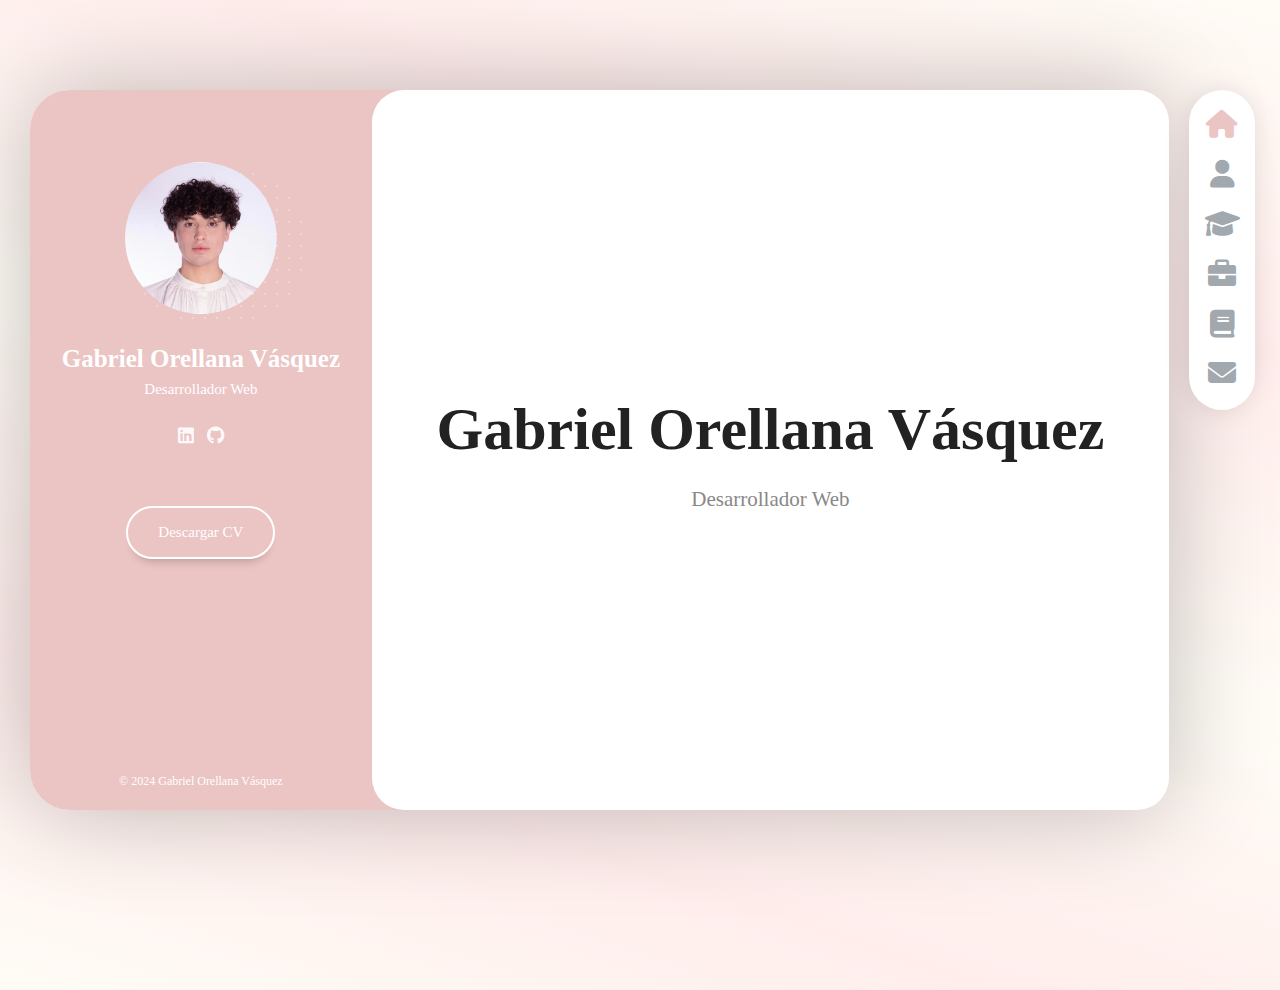
<file: index.html>
<!DOCTYPE html>
<html lang="es">
<head>
    <meta charset="UTF-8">
    <meta name="viewport" content="width=device-width, initial-scale=1, maximum-scale=1">
<!-- Estilos -->
    <link rel="stylesheet" href="assets/fonts/fontawesome-free-6.1.2-web/css/all.min.css"/>
    <link rel="stylesheet" href="assets/fonts/poppins/poppins.css"/>
    <link rel="stylesheet" type="text/css" href="assets/css/reset.css"/>
    <link rel="stylesheet" type="text/css" href="assets/css/styles.css"/>
    <link rel="stylesheet" type="text/css" href="assets/css/scroll.css"/>
    <link rel="stylesheet" type="text/css" href="assets/css/responsive.css"/>

    <!-- Scripts -->
     <script src="assets/js/menu.js" defer></script>

    <title>Portafolio - Gabriel Orellana Vásquez</title>
</head>
<body>

    <!-- Layour principal, lo contendrá todo.-->
    <div class="layout">
        <!-- Barra lateral (info de usuario).-->
        <aside class="layout__aside">
                <section class="aside__user-info">
                    <!--Información general del usuario.-->
                    <div class="user-info__general">
                            <div class="user-info__container-image">
                                <img src="assets/img/default-user.jpg" alt="" class="user-info__image"/>
                                <!-- La sombra de la imagen se agrega aquí con ::after-->
                            </div>
                            <h2 class="user-info__name">Gabriel Orellana Vásquez</h2>
                            <div class="user-info__job">Desarrollador Web</div>
                    </div>
                    <!--Menú de navegación.-->
                    <nav class="layout__menu">
                        <ul class="menu__list">
                            <li class="menu__option">
                                <a href="index.html" class="menu__link menu__link--active">
                                    <i class="menu__icon fa-solid fa-house"></i>
                                    <span class="menu__overlay">Home</span>
                                </a>                            
                            </li>

                            <li class="menu__option">
                                <a href="sobre-mi.html" class="menu__link">
                                    <i class="menu__icon fa-solid fa-user"></i>
                                    <span class="menu__overlay">Sobre mí</span>
                                </a>                            
                            </li>

                            <li class="menu__option">
                                <a href="curriculum.html" class="menu__link">
                                    <i class="menu__icon fa-solid fa-graduation-cap"></i>
                                    <span class="menu__overlay">Curriculum</span>
                                </a>                            
                            </li>

                            <li class="menu__option">
                                <a href="portafolio.html" class="menu__link">
                                    <i class="menu__icon fa-solid fa-briefcase"></i>
                                    <span class="menu__overlay">Portafolio</span>
                                </a>
                            </li>

                            <li class="menu__option">
                                <a href="blog.html" class="menu__link">
                                    <i class="menu__icon fa-solid fa-book"></i>
                                    <span class="menu__overlay">Blog</span>
                                </a>                            
                            </li>

                            <li class="menu__option">
                                <a href="contacto.html" class="menu__link">
                                    <i class="menu__icon fa-solid fa-envelope"></i>
                                    <span class="menu__overlay">Contacto</span>
                                </a>                            
                            </li>
                        </ul>
                    </nav>

                    <!--Links a redes sociales.-->
                    <div class="user-info__user-links">

                        <ul class="user-links__social">
                            <li class="social__option">
                                <a href="https://www.linkedin.com/in/gabriel-orellana-vasquez/" class="social__link" target="_blank">
                                    <i class="social__icon fa-brands fa-linkedin"></i>
                                </a>
                            </li>

                            <li class="social__option">
                                <a href="https://github.com/gabrielleSoftwareDeveloper" class="social__link" target="_blank">
                                    <i class="social__icon fa-brands fa-github"></i>
                                </a>
                            </li>
                        </ul>

                    </div>

                    <!--Botón del currículum.-->
                    <div class="user-info__buttons">
                        <a href="assets/documents/Curriculum_07_2024_Gabriel_Orellana_SD.pdf" class="user-info__btn" target="_blank">
                            Descargar CV
                        </a>
                    </div>

                    <!--Pie de página.-->
                    <footer class="user-info__footer">
                       &copy; 2024 Gabriel Orellana Vásquez 
                    </footer>

                </section>
        </aside>

        <!-- Menú responsive. -->
        <div class="layout__menu-toggle">
            <i class="menu-togle__icon fa-solid fa-bars"></i>
            <i class="menu-togle__icon fa-solid fa-xmark"></i>
        </div>

        <!-- Contenido principal-->
        <main class="layout__content">
            <section class="content__page">
                <h1 class="page__name">Gabriel Orellana Vásquez</h1>
                <h2 class="page__job">Desarrollador Web</h2>
            </section>
        </main>
    </div>

</body>
</html>
</file>
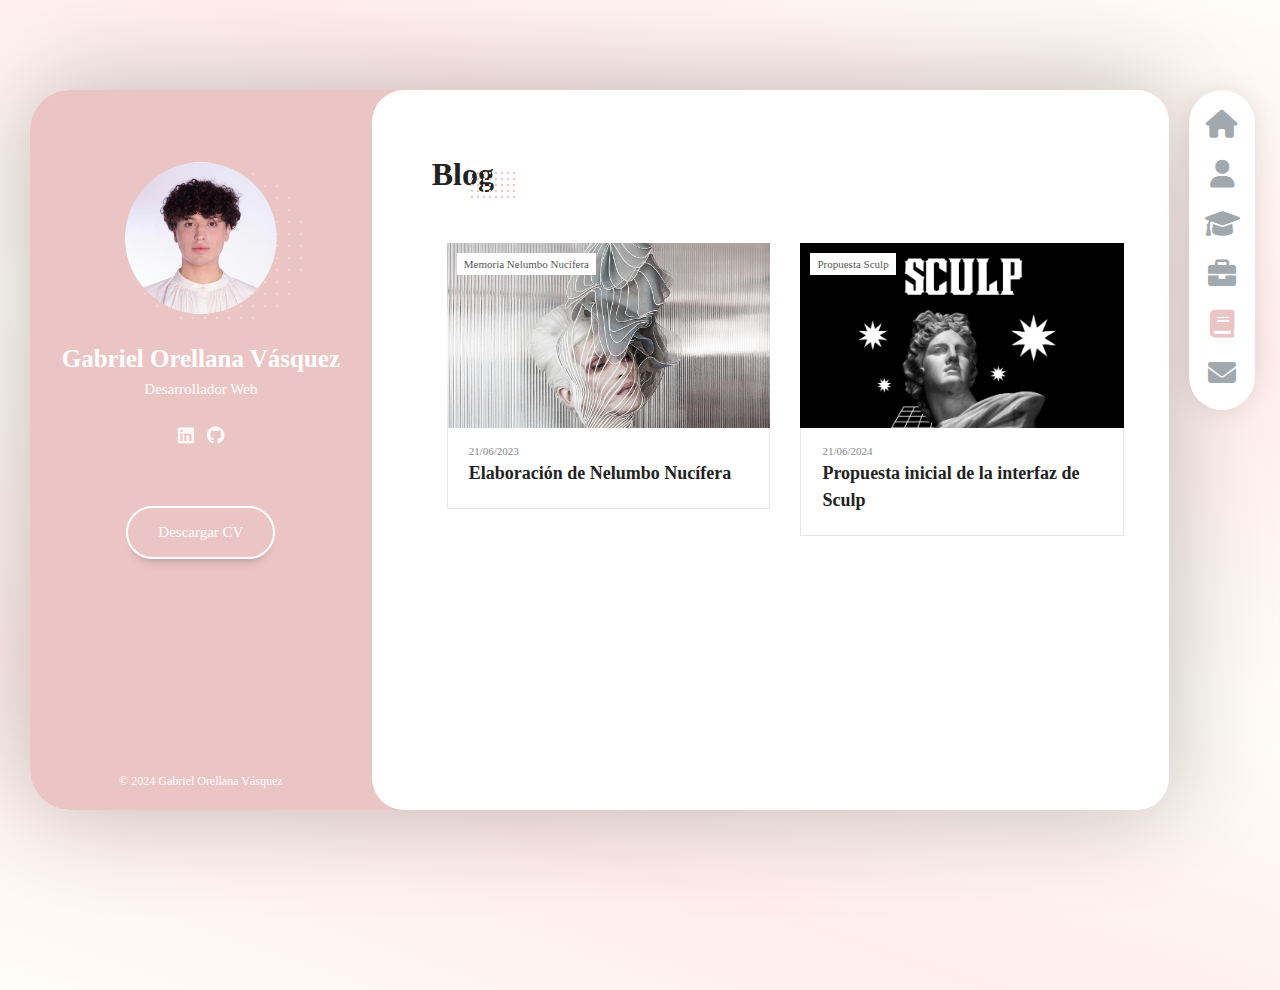
<file: blog.html>
<!DOCTYPE html>
<html lang="es">

<head>
    <meta charset="UTF-8">
    <meta name="viewport" content="width=device-width, initial-scale=1, maximum-scale=1">
    <!-- Estilos -->
    <link rel="stylesheet" href="assets/fonts/fontawesome-free-6.1.2-web/css/all.min.css" />
    <link rel="stylesheet" href="assets/fonts/poppins/poppins.css" />
    <link rel="stylesheet" type="text/css" href="assets/css/reset.css" />
    <link rel="stylesheet" type="text/css" href="assets/css/styles.css" />
    <link rel="stylesheet" type="text/css" href="assets/css/scroll.css" />
    <link rel="stylesheet" type="text/css" href="assets/css/responsive.css" />

    <!-- Scripts -->
    <script src="assets/js/menu.js" defer></script>

    <title>Portafolio - Gabriel Orellana Vásquez</title>
</head>

<body>

    <!-- Layour principal, lo contendrá todo.-->
    <div class="layout">
        <!-- Barra lateral (info de usuario).-->
        <aside class="layout__aside">
            <section class="aside__user-info">
                <!--Información general del usuario.-->
                <div class="user-info__general">
                    <div class="user-info__container-image">
                        <img src="assets/img/default-user.jpg" alt="" class="user-info__image" />
                        <!-- La sombra de la imagen se agrega aquí con ::after-->
                    </div>
                    <h2 class="user-info__name">Gabriel Orellana Vásquez</h2>
                    <div class="user-info__job">Desarrollador Web</div>
                </div>
                <!--Menú de navegación.-->
                <nav class="layout__menu">
                    <ul class="menu__list">
                        <li class="menu__option">
                            <a href="index.html" class="menu__link">
                                <i class="menu__icon fa-solid fa-house"></i>
                                <span class="menu__overlay">Home</span>
                            </a>
                        </li>

                        <li class="menu__option">
                            <a href="sobre-mi.html" class="menu__link">
                                <i class="menu__icon fa-solid fa-user"></i>
                                <span class="menu__overlay">Sobre mí</span>
                            </a>
                        </li>

                        <li class="menu__option">
                            <a href="curriculum.html" class="menu__link">
                                <i class="menu__icon fa-solid fa-graduation-cap"></i>
                                <span class="menu__overlay">Curriculum</span>
                            </a>
                        </li>

                        <li class="menu__option">
                            <a href="portafolio.html" class="menu__link">
                                <i class="menu__icon fa-solid fa-briefcase"></i>
                                <span class="menu__overlay">Portafolio</span>
                            </a>
                        </li>

                        <li class="menu__option">
                            <a href="blog.html" class="menu__link menu__link--active">
                                <i class="menu__icon fa-solid fa-book"></i>
                                <span class="menu__overlay">Blog</span>
                            </a>
                        </li>

                        <li class="menu__option">
                            <a href="contacto.html" class="menu__link">
                                <i class="menu__icon fa-solid fa-envelope"></i>
                                <span class="menu__overlay">Contacto</span>
                            </a>
                        </li>
                    </ul>
                </nav>

                <!--Links a redes sociales.-->
                <div class="user-info__user-links">

                    <ul class="user-links__social">
                        <li class="social__option">
                            <a href="https://www.linkedin.com/in/gabriel-orellana-vasquez/" class="social__link"
                                target="_blank">
                                <i class="social__icon fa-brands fa-linkedin"></i>
                            </a>
                        </li>

                        <li class="social__option">
                            <a href="https://github.com/gabrielleSoftwareDeveloper" class="social__link"
                                target="_blank">
                                <i class="social__icon fa-brands fa-github"></i>
                            </a>
                        </li>
                    </ul>

                </div>

                <!--Botón del currículum.-->
                <div class="user-info__buttons">
                    <a href="assets/documents/Curriculum_01_2025_Gabriel_Orellana_SD.pdf" class="user-info__btn"
                        target="_blank">
                        Descargar CV
                    </a>
                </div>

                <!--Pie de página.-->
                <footer class="user-info__footer">
                    &copy; 2024 Gabriel Orellana Vásquez
                </footer>

            </section>
        </aside>

        <!-- Menú responsive. -->
        <div class="layout__menu-toggle">
            <i class="menu-togle__icon fa-solid fa-bars"></i>
            <i class="menu-togle__icon fa-solid fa-xmark"></i>
        </div>

        <!-- Contenido principal-->
        <main class="layout__content">
            <section class="content__page content__blog">
                <!-- Este contenido cambia en cada página del sitio web.-->
                <header class="blog__header">
                    <h1 class="blog__title">Blog</h1>
                </header>

                <section class="blog__articles">

                    <article class="articles__article">

                        <div class="article__top">
                            <div class="article__category">Memoria Nelumbo Nucífera</div>
                            <a href="assets/documents/Orellana.Gabriel-Memoria.pdf" class="article_image-link"
                                target="_blank" download="Nelumbo Nucífera - Proyecto Final de Ciclo">
                                <div class="article__mask">
                                    <img src="assets/img/articulo-1.jpg" class="article__image" alt="Imagen dle blog" />
                                </div>
                                <div class="article__logo">
                                    <i class="article__icon fa-solid fa-book"></i>
                                </div>
                            </a>
                        </div>

                        <div class="article__bottom">
                            <time datetime="2024-06-21" class="article__date">21/06/2023</time>
                            <a href="assets/documents/Orellana.Gabriel-Memoria.pdf" class="article__link"
                                target="_blank" download="Nelumbo Nucífera - Proyecto Final de Ciclo">
                                <h2 class="article__title">Elaboración de Nelumbo Nucífera</h2>
                            </a>
                        </div>
                    </article>

                    <article class="articles__article">

                        <div class="article__top">
                            <div class="article__category">Propuesta Sculp</div>
                            <a href="assets/documents/Sculp.pdf" class="article_image-link" target="_blank"
                                download="Propuesta inicial de la interfaz de Sculp">
                                <div class="article__mask">
                                    <img src="assets/img/articulo-3.jpg" class="article__image" alt="Imagen dle blog" />
                                </div>
                                <div class="article__logo">
                                    <i class="article__icon fa-solid fa-book"></i>
                                </div>
                            </a>
                        </div>

                        <div class="article__bottom">
                            <time datetime="2024-06-21" class="article__date">21/06/2024</time>
                            <a href="assets/documents/Sculp.pdf" class="article__link" target="_blank"
                                download="Propuesta inicial de la interfaz de Sculp">
                                <h2 class="article__title">Propuesta inicial de la interfaz de Sculp</h2>
                            </a>
                        </div>
                    </article>



                </section>

            </section>
        </main>
    </div>

</body>

</html>
</file>
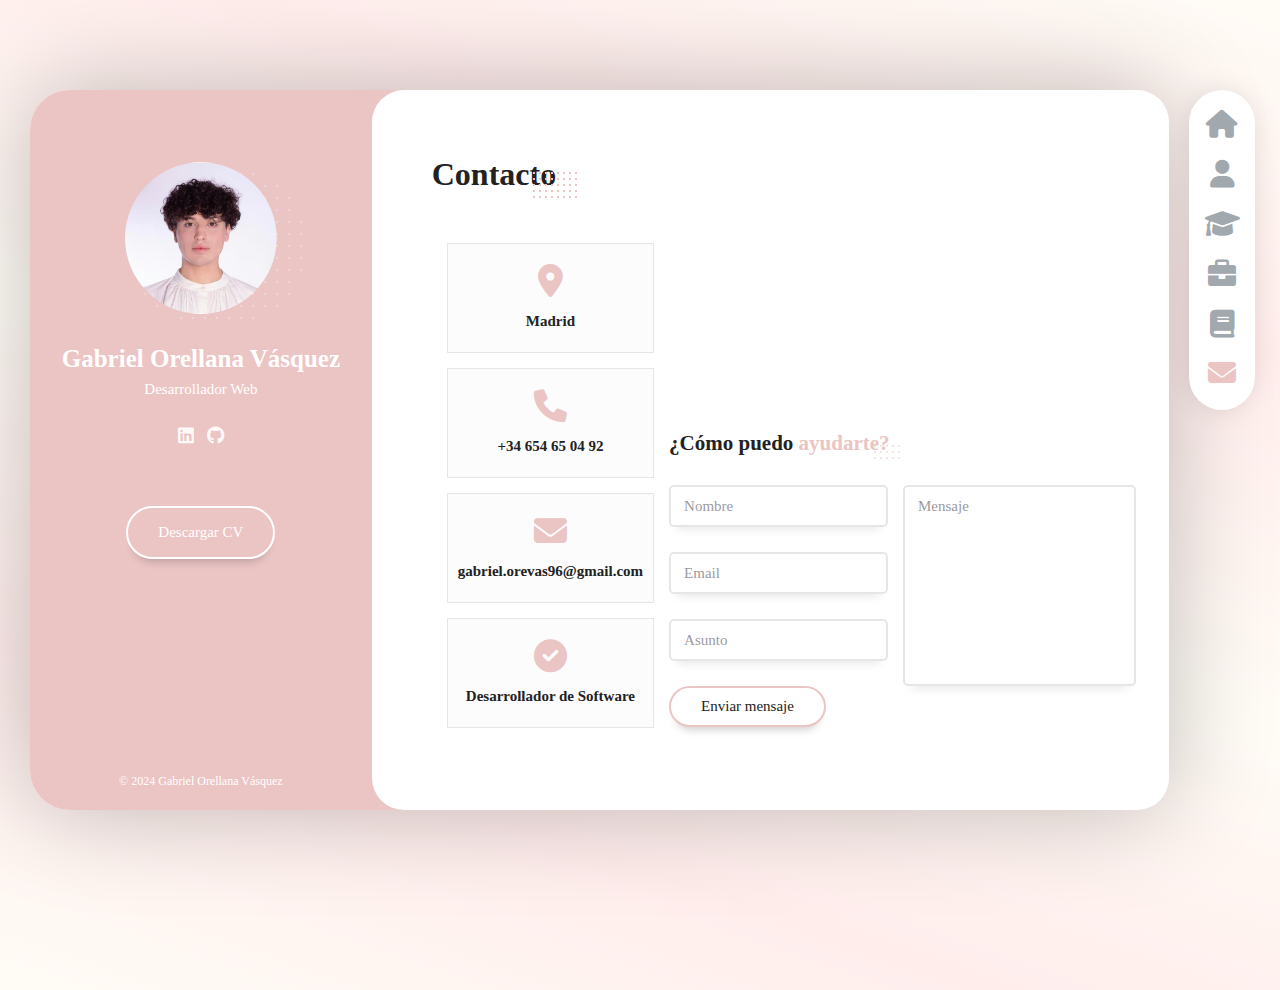
<file: contacto.html>
<!DOCTYPE html>
<html lang="es">
<head>
    <meta charset="UTF-8">
    <meta name="viewport" content="width=device-width, initial-scale=1, maximum-scale=1">
<!-- Estilos -->
    <link rel="stylesheet" href="assets/fonts/fontawesome-free-6.1.2-web/css/all.min.css"/>
    <link rel="stylesheet" href="assets/fonts/poppins/poppins.css"/>
    <link rel="stylesheet" type="text/css" href="assets/css/reset.css"/>
    <link rel="stylesheet" type="text/css" href="assets/css/styles.css"/>
    <link rel="stylesheet" type="text/css" href="assets/css/scroll.css"/>
    <link rel="stylesheet" type="text/css" href="assets/css/loader.css"/>
    <link rel="stylesheet" type="text/css" href="assets/css/responsive.css"/>


    <script src="assets/js/map.js" defer></script>
    <!-- Defer permitirá que se cargue primero el DOM comple y después el mapa de googleto.-->
     <script src="assets/js/menu.js" defer></script>
    
     <title>Portafolio - Gabriel Orellana Vásquez</title>
</head>
<body>

    <!-- Layour principal, lo contendrá todo.-->
    <div class="layout">
        <!-- Barra lateral (info de usuario).-->
        <aside class="layout__aside">
                <section class="aside__user-info">
                    <!--Información general del usuario.-->
                    <div class="user-info__general">
                            <div class="user-info__container-image">
                                <img src="assets/img/default-user.jpg" alt="" class="user-info__image"/>
                                <!-- La sombra de la imagen se agrega aquí con ::after-->
                            </div>
                            <h2 class="user-info__name">Gabriel Orellana Vásquez</h2>
                            <div class="user-info__job">Desarrollador Web</div>
                    </div>
                    <!--Menú de navegación.-->
                    <nav class="layout__menu">
                        <ul class="menu__list">
                            <li class="menu__option">
                                <a href="index.html" class="menu__link">
                                    <i class="menu__icon fa-solid fa-house"></i>
                                    <span class="menu__overlay">Home</span>
                                </a>                            
                            </li>

                            <li class="menu__option">
                                <a href="sobre-mi.html" class="menu__link">
                                    <i class="menu__icon fa-solid fa-user"></i>
                                    <span class="menu__overlay">Sobre mí</span>
                                </a>                            
                            </li>

                            <li class="menu__option">
                                <a href="curriculum.html" class="menu__link">
                                    <i class="menu__icon fa-solid fa-graduation-cap"></i>
                                    <span class="menu__overlay">Curriculum</span>
                                </a>                            
                            </li>

                            <li class="menu__option">
                                <a href="portafolio.html" class="menu__link">
                                    <i class="menu__icon fa-solid fa-briefcase"></i>
                                    <span class="menu__overlay">Portafolio</span>
                                </a>
                            </li>

                            <li class="menu__option">
                                <a href="blog.html" class="menu__link">
                                    <i class="menu__icon fa-solid fa-book"></i>
                                    <span class="menu__overlay">Blog</span>
                                </a>                            
                            </li>

                            <li class="menu__option">
                                <a href="contacto.html" class="menu__link menu__link--active">
                                    <i class="menu__icon fa-solid fa-envelope"></i>
                                    <span class="menu__overlay">Contacto</span>
                                </a>                            
                            </li>
                        </ul>
                    </nav>

                    <!--Links a redes sociales.-->
                    <div class="user-info__user-links">

                        <ul class="user-links__social">
                            <li class="social__option">
                                <a href="https://www.linkedin.com/in/gabriel-orellana-vasquez/" class="social__link" target="_blank">
                                    <i class="social__icon fa-brands fa-linkedin"></i>
                                </a>
                            </li>

                            <li class="social__option">
                                <a href="https://github.com/gabrielleSoftwareDeveloper" class="social__link" target="_blank">
                                    <i class="social__icon fa-brands fa-github"></i>
                                </a>
                            </li>
                        </ul>

                    </div>

                    <!--Botón del currículum.-->
                    <div class="user-info__buttons">
                        <a href="#" class="user-info__btn">
                            Descargar CV
                        </a>
                    </div>

                    <!--Pie de página.-->
                    <footer class="user-info__footer">
                       &copy; 2024 Gabriel Orellana Vásquez 
                    </footer>

                </section>
        </aside>

        <!-- Menú responsive. -->
        <div class="layout__menu-toggle">
            <i class="menu-togle__icon fa-solid fa-bars"></i>
            <i class="menu-togle__icon fa-solid fa-xmark"></i>
        </div>

        <!-- Contenido principal-->
        <main class="layout__content">
            <section class="content__page content__contact">
                <!-- Este contenido cambia en cada página del sitio web.-->
               <header class="contact__header">
                    <h1 class="contact__title">Contacto</h1>
               </header>

               <div class="contact__container">
                    <section class="contact__info">

                        <div class="contact__data">
                            <i class="contact__icon fa-solid fa-location-dot"></i>
                            <h2 class="contact__subtitle">Madrid</h2>
                        </div>

                        <div class="contact__data">
                            <i class="contact__icon fa-solid fa-phone"></i>
                            <h2 class="contact__subtitle">+34 654 65 04 92</h2>
                        </div>

                        <div class="contact__data">
                            <i class="contact__icon fa-solid fa-envelope"></i>
                            <h2 class="contact__subtitle">gabriel.orevas96@gmail.com</h2>
                        </div>

                        <div class="contact__data">
                            <i class="contact__icon fa-solid fa-circle-check"></i>
                            <h2 class="contact__subtitle">Desarrollador de Software</h2>
                        </div>

                    </section>

                    <!-- Formulario de contacto -->
                    <section class="contact__form-box">

                        <div class="contact__map" id="load-iframe-map">
                            <span class="loader"></span>
                        </div>

                        <header class="contact_form-header">
                            <h3 class="form-header__title">¿Cómo puedo <span class="title__color">ayudarte?</span></h3>
                        </header>

                        <form class="contact__form" action="https://formsubmit.co/gabriel.orevas96@gmaill.com" method="POST">
                            <div class="form__container">

                                <section class="form__left">

                                    <div class="form__group">
                                        <input type="text" class="form__input" name="name" required placeholder="Nombre"/>
                                        <label for="name" class="form__label">Nombre</label>
                                    </div>

                                    <div class="form__group">
                                        <input type="email" class="form__input" name="email" required placeholder="Email"/>
                                        <label for="email" class="form__label">Email</label>
                                    </div>

                                    <div class="form__group">
                                        <input type="text" class="form__input" name="subject" required placeholder="Subject"/>
                                        <label for="name" class="form__label">Asunto</label>
                                    </div>

                                </section>

                                <section class="form__right">

                                    <div class="form__group form__group--textarea">
                                        <textarea class="form__input form__input--textarea" name="message" required placeholder="Message"></textarea>
                                        <label for="message" class="form__label">Mensaje</label>
                                    </div>

                                </section>

                            </div>

                            <input type="submit" class="form__button" value="Enviar mensaje"/>
                            
                        </form>

                    </section>

               </div>



            </section>
        </main>
    </div>

</body>
</html>
</file>
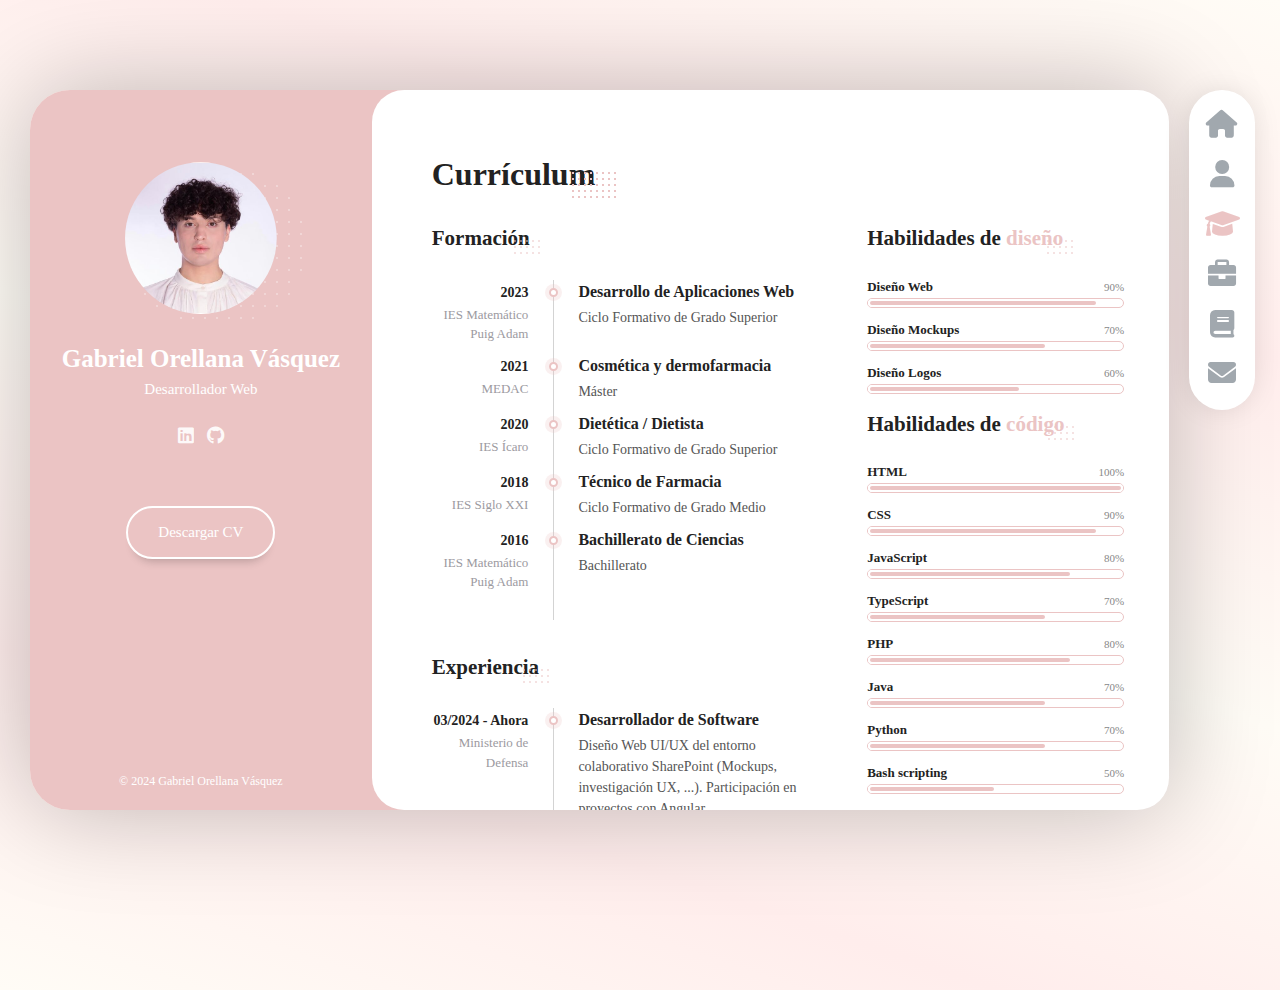
<file: curriculum.html>
<!DOCTYPE html>
<html lang="es">

<head>
    <meta charset="UTF-8">
    <meta name="viewport" content="width=device-width, initial-scale=1, maximum-scale=1">
    <!-- Estilos -->
    <link rel="stylesheet" href="assets/fonts/fontawesome-free-6.1.2-web/css/all.min.css" />
    <link rel="stylesheet" href="assets/fonts/poppins/poppins.css" />
    <link rel="stylesheet" type="text/css" href="assets/css/reset.css" />
    <link rel="stylesheet" type="text/css" href="assets/css/styles.css" />
    <link rel="stylesheet" type="text/css" href="assets/css/scroll.css" />
    <link rel="stylesheet" type="text/css" href="assets/css/responsive.css" />

    <!-- Scripts -->
    <script src="assets/js/menu.js" defer></script>

    <title>Portafolio - Gabriel Orellana Vásquez</title>
</head>

<body>

    <!-- Layour principal, lo contendrá todo.-->
    <div class="layout">

        <!-- Barra lateral (info de usuario).-->
        <aside class="layout__aside">
            <section class="aside__user-info">
                <!--Información general del usuario.-->
                <div class="user-info__general">
                    <div class="user-info__container-image">
                        <img src="assets/img/default-user.jpg" alt="" class="user-info__image" />
                        <!-- La sombra de la imagen se agrega aquí con ::after-->
                    </div>
                    <h2 class="user-info__name">Gabriel Orellana Vásquez</h2>
                    <div class="user-info__job">Desarrollador Web</div>
                </div>
                <!--Menú de navegación.-->
                <nav class="layout__menu">
                    <ul class="menu__list">
                        <li class="menu__option">
                            <a href="index.html" class="menu__link">
                                <i class="menu__icon fa-solid fa-house"></i>
                                <span class="menu__overlay">Home</span>
                            </a>
                        </li>

                        <li class="menu__option">
                            <a href="sobre-mi.html" class="menu__link">
                                <i class="menu__icon fa-solid fa-user"></i>
                                <span class="menu__overlay">Sobre mí</span>
                            </a>
                        </li>

                        <li class="menu__option">
                            <a href="curriculum.html" class="menu__link menu__link--active">
                                <i class="menu__icon fa-solid fa-graduation-cap"></i>
                                <span class="menu__overlay">Curriculum</span>
                            </a>
                        </li>

                        <li class="menu__option">
                            <a href="portafolio.html" class="menu__link">
                                <i class="menu__icon fa-solid fa-briefcase"></i>
                                <span class="menu__overlay">Portafolio</span>
                            </a>
                        </li>

                        <li class="menu__option">
                            <a href="blog.html" class="menu__link">
                                <i class="menu__icon fa-solid fa-book"></i>
                                <span class="menu__overlay">Blog</span>
                            </a>
                        </li>

                        <li class="menu__option">
                            <a href="contacto.html" class="menu__link">
                                <i class="menu__icon fa-solid fa-envelope"></i>
                                <span class="menu__overlay">Contacto</span>
                            </a>
                        </li>
                    </ul>
                </nav>

                <!--Links a redes sociales.-->
                <div class="user-info__user-links">

                    <ul class="user-links__social">
                        <li class="social__option">
                            <a href="https://www.linkedin.com/in/gabriel-orellana-vasquez/" class="social__link">
                                <i class="social__icon fa-brands fa-linkedin"></i>
                            </a>
                        </li>

                        <li class="social__option">
                            <a href="https://github.com/gabrielleSoftwareDeveloper" class="social__link">
                                <i class="social__icon fa-brands fa-github"></i>
                            </a>
                        </li>
                    </ul>

                </div>

                <!--Botón del currículum.-->
                <div class="user-info__buttons">
                    <a href="assets/documents/Curriculum_01_2025_Gabriel_Orellana_SD.pdf" class="user-info__btn"
                        target="_blank">
                        Descargar CV
                    </a>
                </div>

                <!--Pie de página.-->
                <footer class="user-info__footer">
                    &copy; 2024 Gabriel Orellana Vásquez
                </footer>

            </section>
        </aside>

        <!-- Menú responsive. -->
        <div class="layout__menu-toggle">
            <i class="menu-togle__icon fa-solid fa-bars"></i>
            <i class="menu-togle__icon fa-solid fa-xmark"></i>
        </div>

        <!-- Contenido principal-->
        <main class="layout__content">
            <section class="content__page content__resume">
                <!-- Este contenido cambia en cada página del sitio web.-->
                <header class="resume__header">
                    <h1 class="resume__title">Currículum</h1>
                </header>

                <div class="resume__container">

                    <section class="resume__left">
                        <header class="resume__subheader">
                            <h2 class="resume__subtitle">Formación</h2>
                        </header>

                        <div class="resume__timelines">
                            <article class="timelines__timeline">
                                <header class="timeline__header">
                                    <h4 class="timeline__year">2023</h4>
                                    <span class="timeline__company">IES Matemático Puig Adam</span>
                                </header>

                                <div class="timeline__divider"></div>

                                <div class="timeline__description timeline__description--large-title">
                                    <h3 class="timeline__title">Desarrollo de Aplicaciones Web</h3>
                                    <p class="timeline_text">
                                        Ciclo Formativo de Grado Superior
                                    </p>
                                </div>
                            </article>

                            <article class="timelines__timeline">
                                <header class="timeline__header">
                                    <h4 class="timeline__year">2021</h4>
                                    <span class="timeline__company">MEDAC</span>
                                </header>

                                <div class="timeline__divider"></div>

                                <div class="timeline__description">
                                    <h3 class="timeline__title">Cosmética y dermofarmacia</h3>
                                    <p class="timeline_text">
                                        Máster
                                    </p>
                                </div>
                            </article>

                            <article class="timelines__timeline">
                                <header class="timeline__header">
                                    <h4 class="timeline__year">2020</h4>
                                    <span class="timeline__company">IES Ícaro</span>
                                </header>

                                <div class="timeline__divider"></div>

                                <div class="timeline__description">
                                    <h3 class="timeline__title">Dietética / Dietista</h3>
                                    <p class="timeline_text">
                                        Ciclo Formativo de Grado Superior
                                    </p>
                                </div>
                            </article>

                            <article class="timelines__timeline">
                                <header class="timeline__header">
                                    <h4 class="timeline__year">2018</h4>
                                    <span class="timeline__company">IES Siglo XXI</span>
                                </header>

                                <div class="timeline__divider"></div>

                                <div class="timeline__description">
                                    <h3 class="timeline__title">Técnico de Farmacia</h3>
                                    <p class="timeline_text">
                                        Ciclo Formativo de Grado Medio
                                    </p>
                                </div>
                            </article>

                            <article class="timelines__timeline">
                                <header class="timeline__header">
                                    <h4 class="timeline__year">2016</h4>
                                    <span class="timeline__company">IES Matemático Puig Adam</span>
                                </header>

                                <div class="timeline__divider"></div>

                                <div class="timeline__description timeline__description--large-title">
                                    <h3 class="timeline__title">Bachillerato de Ciencias</h3>
                                    <p class="timeline_text">
                                        Bachillerato
                                    </p>
                                </div>
                            </article>

                        </div>


                        <header class="resume__subheader">
                            <h2 class="resume__subtitle">Experiencia</h2>
                        </header>

                        <div class="resume__timelines">
                            <article class="timelines__timeline">
                                <header class="timeline__header">
                                    <h4 class="timeline__year">03/2024 - Ahora</h4>
                                    <span class="timeline__company">Ministerio de Defensa</span>
                                </header>

                                <div class="timeline__divider"></div>

                                <div class="timeline__description">
                                    <h3 class="timeline__title">Desarrollador de Software</h3>
                                    <p class="timeline_text">
                                        Diseño Web UI/UX del entorno colaborativo SharePoint (Mockups, investigación UX, ...). Participación en
                                        proyectos con Angular.
                                    </p>

                                    <p class="timeline_text">
                                        Desarrollo Front-End (HTML,
                                        CSS, Metodología BEM y JavaScript en entornos colaborativos tales
                                        como Intranet y SharePoint 2019 y 2016).
                                    </p>

                                    <p class="timeline_text">
                                        Administración e implementación de estructuras eficientes de
                                        grupos y niveles de permisos, sitios y subsitios a nivel de
                                        Administrador de la Colección en SharePoint.
                                    </p>

                                    <p class="timeline_text">
                                        Análisis, diseño y automatización de tareas y procesos mediante
                                        flujos de trabajo (SharePoint Designer).
                                    </p>

                                    <p class="timeline_text">
                                        Planificación, coordinación y ejecución de actividades para el
                                        traspaso de conocimiento entre unidades internas a la
                                        organización.
                                    </p>

                                    <p class="timeline_text">
                                        Implantación y seguimiento de la metodología Agile - Scrum.
                                    </p>

                                </div>
                            </article>

                            <article class="timelines__timeline">
                                <header class="timeline__header">
                                    <h4 class="timeline__year">10/2023 - Ahora</h4>
                                    <span class="timeline__company">Corpe Legal</span>
                                </header>

                                <div class="timeline__divider"></div>

                                <div class="timeline__description">
                                    <h3 class="timeline__title">Desarrollador Front-end</h3>
                                    <p class="timeline_text">
                                        Diseño UI/UX de aplicación Web de Gestión de Casos (CRM con
                                        interfaz intuitiva, inclusiva y responsive).
                                    </p>
                                    <p class="timeline_text">
                                        Desarrollo Front-end con HTML5, CSS3, Sass, Less, Metodología
                                        BEM (código limpio) y JavaScript. Utilización de bibliotecas y
                                        conexión a APIs.
                                    </p>
                                    <p class="timeline_text">
                                        Conexión y validación con la parte Back-end (Java, Hibernate) por
                                        medio de JavaScript( AJAX, fetch, async, migración a Angular).
                                    </p>
                                </div>
                            </article>

                            <article class="timelines__timeline">
                                <header class="timeline__header">
                                    <h4 class="timeline__year">03/2023 - 06/2023</h4>
                                    <span class="timeline__company">SM Solutions</span>
                                </header>

                                <div class="timeline__divider"></div>

                                <div class="timeline__description">
                                    <h3 class="timeline__title">Desarrollador Full-Stack</h3>

                                    <p class="timeline_text">
                                        Diseño de interfaces web (UI/UX).
                                    </p>

                                    <p class="timeline_text">
                                        Desarrollo Front-end mediante la utilización de HTML6, CSS3,
                                        Bootstrap, JavaScript.
                                    </p>
                                    <p class="timeline_text">
                                        Desarrollo Back-end mediante la utilización de PHP, SQL (MariaDB),
                                        AJAX, servicio de Hosting Acens.
                                    </p>

                                </div>
                            </article>

                            <!-- 
                            <article class="timelines__timeline">
                                <header class="timeline__header">
                                    <h4 class="timeline__year">01/2023 - 06/2023</h4>
                                    <span class="timeline__company">Sellos Moreno</span>
                                </header>

                                <div class="timeline__divider"></div>

                                <div class="timeline__description">
                                    <h3 class="timeline__title">Desarrollador Web</h3>
                                    <p class="timeline_text">
                                        Realización de una página web en equipo perteneciente a un pequeño negocio a lo
                                        largo
                                        de mi desarrollo educativo.
                                    </p>
                                    <p class="timeline_text">
                                        Diseño completo de la interfaz web.
                                    </p>
                                    <p class="timeline_text">
                                        Desarrollo Front-end: HTML, CSS - Bootstrap, Bootstrap, JavaScript.
                                    </p>
                                    <p class="timeline_text">
                                        Desarrollo Back-end: PHP y SQL.
                                    </p>
                                </div>
                            </article>-->

                        </div>

                    </section>

                    <section class="resume__right">
                        <header class="resume__subheader">
                            <h2 class="resume__subtitle">Habilidades de <span class="subtitle__color">diseño</span></h2>
                        </header>

                        <div class="resume__skills">
                            <article class="skills__title">
                                <h4 class="skills__text">Diseño Web</h4>
                                <span class="skills__number">90%</span>
                            </article>

                            <div class="skills__progressbar">
                                <div class="skills__percentage skills__percentage--p9"></div>
                            </div>
                        </div>

                        <div class="resume__skills">
                            <article class="skills__title">
                                <h4 class="skills__text">Diseño Mockups</h4>
                                <span class="skills__number">70%</span>
                            </article>

                            <div class="skills__progressbar">
                                <div class="skills__percentage skills__percentage--p7"></div>
                            </div>
                        </div>

                        <div class="resume__skills">
                            <article class="skills__title">
                                <h4 class="skills__text">Diseño Logos</h4>
                                <span class="skills__number">60%</span>
                            </article>

                            <div class="skills__progressbar">
                                <div class="skills__percentage skills__percentage--p6"></div>
                            </div>
                        </div>

                        <header class="resume__subheader">
                            <h2 class="resume__subtitle">Habilidades de <span class="subtitle__color">código</span></h2>
                        </header>

                        <div class="resume__skills">
                            <article class="skills__title">
                                <h4 class="skills__text">HTML</h4>
                                <span class="skills__number">100%</span>
                            </article>

                            <div class="skills__progressbar">
                                <div class="skills__percentage skills__percentage--p10"></div>
                            </div>
                        </div>

                        <div class="resume__skills">
                            <article class="skills__title">
                                <h4 class="skills__text">CSS</h4>
                                <span class="skills__number">90%</span>
                            </article>

                            <div class="skills__progressbar">
                                <div class="skills__percentage skills__percentage--p9"></div>
                            </div>
                        </div>

                        <div class="resume__skills">
                            <article class="skills__title">
                                <h4 class="skills__text">JavaScript</h4>
                                <span class="skills__number">80%</span>
                            </article>

                            <div class="skills__progressbar">
                                <div class="skills__percentage skills__percentage--p8"></div>
                            </div>
                        </div>

                        <div class="resume__skills">
                            <article class="skills__title">
                                <h4 class="skills__text">TypeScript</h4>
                                <span class="skills__number">70%</span>
                            </article>

                            <div class="skills__progressbar">
                                <div class="skills__percentage skills__percentage--p7"></div>
                            </div>
                        </div>

                        <div class="resume__skills">
                            <article class="skills__title">
                                <h4 class="skills__text">PHP</h4>
                                <span class="skills__number">80%</span>
                            </article>

                            <div class="skills__progressbar">
                                <div class="skills__percentage skills__percentage--p8"></div>
                            </div>
                        </div>

                        <div class="resume__skills">
                            <article class="skills__title">
                                <h4 class="skills__text">Java</h4>
                                <span class="skills__number">70%</span>
                            </article>

                            <div class="skills__progressbar">
                                <div class="skills__percentage skills__percentage--p7"></div>
                            </div>
                        </div>

                        <div class="resume__skills">
                            <article class="skills__title">
                                <h4 class="skills__text">Python</h4>
                                <span class="skills__number">70%</span>
                            </article>

                            <div class="skills__progressbar">
                                <div class="skills__percentage skills__percentage--p7"></div>
                            </div>
                        </div>

                        <div class="resume__skills">
                            <article class="skills__title">
                                <h4 class="skills__text">Bash scripting</h4>
                                <span class="skills__number">50%</span>
                            </article>

                            <div class="skills__progressbar">
                                <div class="skills__percentage skills__percentage--p5"></div>
                            </div>
                        </div>

                        <div class="resume__skills">
                            <article class="skills__title">
                                <h4 class="skills__text">SQL</h4>
                                <span class="skills__number">90%</span>
                            </article>

                            <div class="skills__progressbar">
                                <div class="skills__percentage skills__percentage--p9"></div>
                            </div>
                        </div>

                        <div class="resume__skills">
                            <article class="skills__title">
                                <h4 class="skills__text">MongoDB</h4>
                                <span class="skills__number">30%</span>
                            </article>

                            <div class="skills__progressbar">
                                <div class="skills__percentage skills__percentage--p3"></div>
                            </div>
                        </div>

                        <header class="resume__subheader">
                            <h2 class="resume__subtitle">Frameworks</h2>
                        </header>

                        <div class="resume__skills">
                            <article class="skills__title">
                                <h4 class="skills__text">Angular</h4>
                                <span class="skills__number">70%</span>
                            </article>

                            <div class="skills__progressbar">
                                <div class="skills__percentage skills__percentage--p7"></div>
                            </div>
                        </div>

                        <div class="resume__skills">
                            <article class="skills__title">
                                <h4 class="skills__text">React</h4>
                                <span class="skills__number">70%</span>
                            </article>

                            <div class="skills__progressbar">
                                <div class="skills__percentage skills__percentage--p7"></div>
                            </div>
                        </div>

                        <div class="resume__skills">
                            <article class="skills__title">
                                <h4 class="skills__text">Bootstrap</h4>
                                <span class="skills__number">80%</span>
                            </article>

                            <div class="skills__progressbar">
                                <div class="skills__percentage skills__percentage--p8"></div>
                            </div>
                        </div>

                        <div class="resume__skills">
                            <article class="skills__title">
                                <h4 class="skills__text">Tailwind CSS</h4>
                                <span class="skills__number">70%</span>
                            </article>

                            <div class="skills__progressbar">
                                <div class="skills__percentage skills__percentage--p7"></div>
                            </div>
                        </div>

                        <div class="resume__skills">
                            <article class="skills__title">
                                <h4 class="skills__text">Spring</h4>
                                <span class="skills__number">60%</span>
                            </article>

                            <div class="skills__progressbar">
                                <div class="skills__percentage skills__percentage--p6"></div>
                            </div>
                        </div>

                        <div class="resume__skills">
                            <article class="skills__title">
                                <h4 class="skills__text">Django</h4>
                                <span class="skills__number">60%</span>
                            </article>

                            <div class="skills__progressbar">
                                <div class="skills__percentage skills__percentage--p6"></div>
                            </div>
                        </div>

                        <header class="resume__subheader">
                            <h2 class="resume__subtitle">Conocimientos <span class="subtitle__color">extra</span></h2>
                        </header>

                        <div class="resume__knowledges">
                            <ul class="knowledges__list">
                                <li class="knowledges__option">Metodología BEM</li>
                                <li class="knowledges__option">Agile-Scrum</li>
                                <li class="knowledges__option">Windows</li>
                                <li class="knowledges__option">Linux</li>
                                <li class="knowledges__option">Máquinas virtuales</li>
                                <li class="knowledges__option">GitHub</li>
                                <li class="knowledges__option">MySQL Workbench</li>
                                <li class="knowledges__option">MariaDB</li>
                                <li class="knowledges__option">PostgreSQL</li>
                                <li class="knowledges__option">XML</li>
                                <li class="knowledges__option">Json</li>
                                <li class="knowledges__option">AJAX</li>
                                <li class="knowledges__option">PowerBI</li>
                                <li class="knowledges__option">Data Analysis</li>
                                <li class="knowledges__option">Python - Numpy, Pandas & Matplot</li>
                                <li class="knowledges__option">Microsoft Office</li>
                                <li class="knowledges__option">SharePoint</li>
                                <li class="knowledges__option">SharePoint Designer</li>
                                <li class="knowledges__option">Infopath</li>
                            </ul>
                        </div>

                    </section>
                </div>

                <div class="resume__certificates">
                    <header class="resume__header">
                        <h2 class="resume__title">Certificados</h2>
                    </header>
                </div>

                <section class="certificates__container">

                    <article class="certificates__certificate"
                        onclick="window.open('https://www.coursera.org/account/accomplishments/verify/AJ2Y9T9GFA2E','_blank');">
                        <div class="certificate__logo">
                            <img class="certificate__image" src="assets/img/certificado-3.png">
                        </div>

                        <div class="certificates__content">
                            <h4 class="certificate__title">Primeros pasos en el proceso de diseño de UX: Empatizar,
                                definir e idear</h4>
                            <span class="certificate__id">ID credencial: AJ2Y9T9GFA2E</span>
                            <span class="certificate__date">08 de noviembre de 2024</span>
                        </div>

                    </article>

                    <article class="certificates__certificate"
                        onclick="window.open('https://www.coursera.org/account/accomplishments/verify/W7B8TV78QH52?utm_source=link&utm_medium=certificate&utm_content=cert_image&utm_campaign=sharing_cta&utm_product=course','_blank');">
                        <div class="certificate__logo">
                            <img class="certificate__image" src="assets/img/certificado-3.png">
                        </div>

                        <div class="certificates__content">
                            <h4 class="certificate__title">Aspectos básicos del diseño de la experiencia del usuario
                            </h4>
                            <span class="certificate__id">ID credencial: W7B8TV78QH52</span>
                            <span class="certificate__date">16 de septiembre de 2024</span>
                        </div>

                    </article>

                    <article class="certificates__certificate"
                        onclick="window.open('https://www.udemy.com/certificate/UC-e4c38d61-af60-44be-af24-454a27db03fc/','_blank');">
                        <div class="certificate__logo">
                            <img class="certificate__image" src="assets/img/certificado-1.png">
                        </div>

                        <div class="certificates__content">
                            <h4 class="certificate__title">Python 3 Plus: Python desde Cero + Data Analysis y Matplot
                            </h4>
                            <span class="certificate__id">ID credencial: UC-e4c38d61-af60-44be-af24-454a27db03fc/</span>
                            <span class="certificate__date">15 de mayo de 2024</span>
                        </div>

                    </article>

                    <article class="certificates__certificate"
                        onclick="window.open('https://cert.efset.org/oMVzdJ','_blank');">
                        <div class="certificate__logo">
                            <img class="certificate__image" src="assets/img/certificado-2.png">
                        </div>

                        <div class="certificates__content">
                            <h4 class="certificate__title">EF SET Certifcate</h4>
                            <span class="certificate__id">EF SET English Certificate 66/100 (C1 Advanced)</span>
                            <span class="certificate__date">24 de diciembre de 2023</span>
                        </div>

                    </article>

                    <article class="certificates__certificate"
                        onclick="window.open('https://www.udemy.com/certificate/UC-0e0732ea-aabb-4114-8221-2f743c9b5559/','_blank');">
                        <div class="certificate__logo">
                            <img class="certificate__image" src="assets/img/certificado-1.png">
                        </div>

                        <div class="certificates__content">
                            <h4 class="certificate__title">Python 3: Análisis y visualización de datos</h4>
                            <span class="certificate__id">ID credencial: UC-0e0732ea-aabb-4114-8221-2f743c9b5559/</span>
                            <span class="certificate__date">13 de noviembre de 2023</span>
                        </div>

                    </article>

                    <article class="certificates__certificate"
                        onclick="window.open('https://www.udemy.com/certificate/UC-fc927a08-7b39-41e4-85f5-e0d2e764be83/','_blank');">
                        <div class="certificate__logo">
                            <img class="certificate__image" src="assets/img/certificado-1.png">
                        </div>

                        <div class="certificates__content">
                            <h4 class="certificate__title">Universidad Angular - De Cero a Experto en Angular!</h4>
                            <span class="certificate__id">ID credencial: UC-fc927a08-7b39-41e4-85f5-e0d2e764be83/</span>
                            <span class="certificate__date">14 de noviembre de 2023</span>
                        </div>

                    </article>

                    <article class="certificates__certificate"
                        onclick="window.open('https://www.udemy.com/certificate/UC-915c48d2-e6f0-4e57-a168-66d2e8718219/','_blank');">
                        <div class="certificate__logo">
                            <img class="certificate__image" src="assets/img/certificado-1.png">
                        </div>

                        <div class="certificates__content">
                            <h4 class="certificate__title">Gestión Ágil de Proyectos con Scrum: Curso AGILE </h4>
                            <span class="certificate__id">ID credencial: UC-915c48d2-e6f0-4e57-a168-66d2e8718219/</span>
                            <span class="certificate__date">08 de noviembre de 2023</span>
                        </div>

                    </article>

                    <article class="certificates__certificate"
                        onclick="window.open('https://www.udemy.com/certificate/UC-274ce6ea-3564-46e7-afb7-3d9a3cbea309/','_blank');">
                        <div class="certificate__logo">
                            <img class="certificate__image" src="assets/img/certificado-1.png">
                        </div>

                        <div class="certificates__content">
                            <h4 class="certificate__title">Data Analytics, Storage, Mining & Visual Big Data
                                Technologies</h4>
                            <span class="certificate__id">ID credencial: UC-274ce6ea-3564-46e7-afb7-3d9a3cbea309/</span>
                            <span class="certificate__date">06 de noviembre de 2023</span>
                        </div>

                    </article>

                    <article class="certificates__certificate"
                        onclick="window.open('https://udemy.com/certificate/UC-28e66398-1310-4397-ad8f-474606de43bf/','_blank');">
                        <div class="certificate__logo">
                            <img class="certificate__image" src="assets/img/certificado-1.png">
                        </div>

                        <div class="certificates__content">
                            <h4 class="certificate__title">Master Course in Cloud Computing and Cloud Architecture 2.0
                            </h4>
                            <span class="certificate__id">UC-28e66398-1310-4397-ad8f-474606de43bf/</span>
                            <span class="certificate__date">06 de noviembre de 2023</span>
                        </div>

                    </article>

                    <article class="certificates__certificate"
                        onclick="window.open('https://www.udemy.com/certificate/UC-4c4bb9f4-4973-4180-95df-b58498b50d69/','_blank');">
                        <div class="certificate__logo">
                            <img class="certificate__image" src="assets/img/certificado-1.png">
                        </div>

                        <div class="certificates__content">
                            <h4 class="certificate__title">Curso Python - Desde cero para principiantes</h4>
                            <span class="certificate__id">ID credencial: UC-4c4bb9f4-4973-4180-95df-b58498b50d69/</span>
                            <span class="certificate__date">06 de noviembre de 2023</span>
                        </div>

                    </article>

                </section>

            </section>
        </main>
    </div>

</body>

</html>
</file>
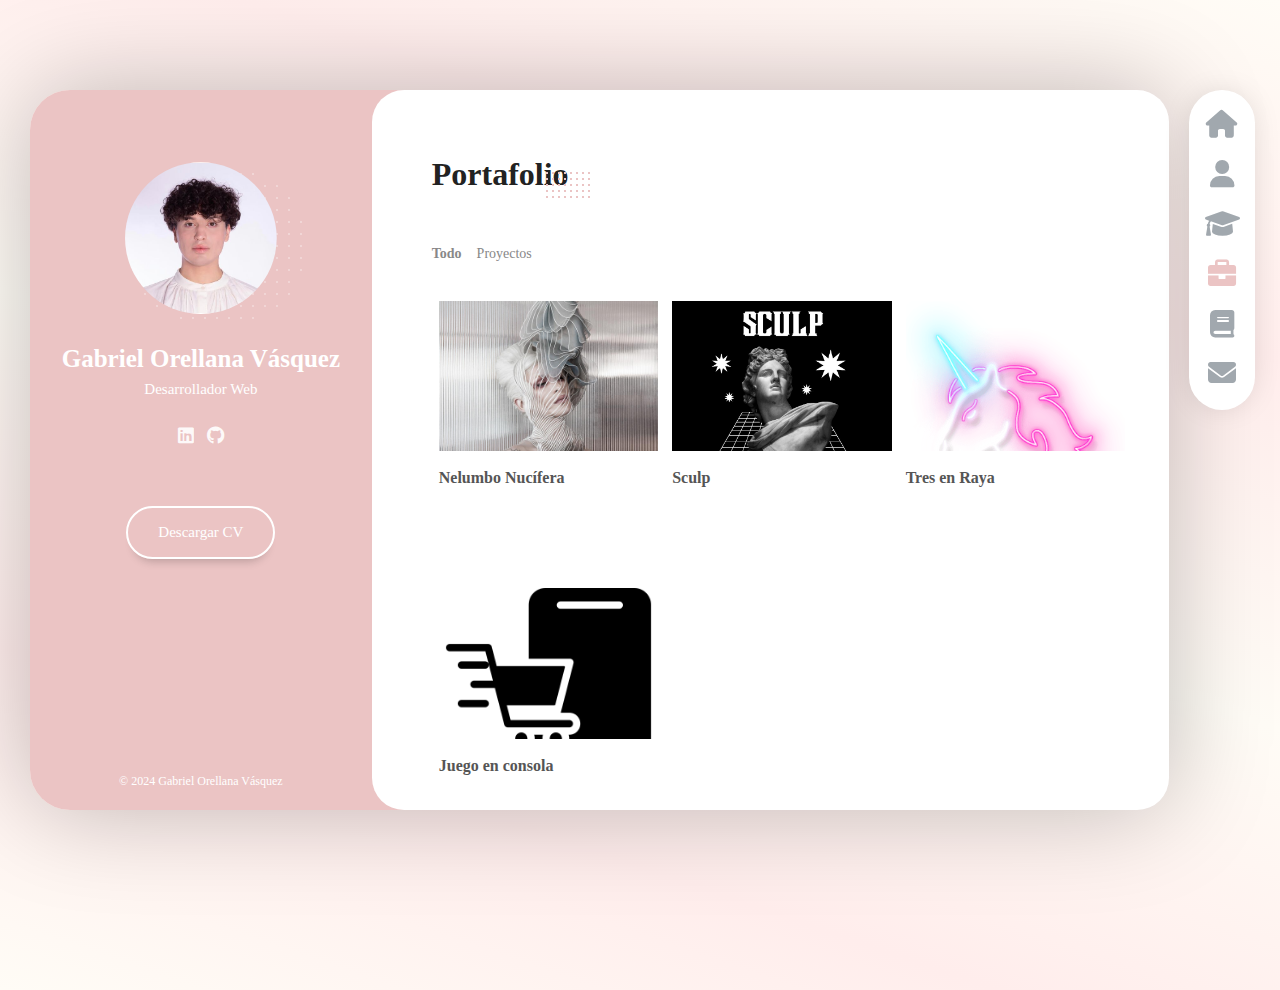
<file: portafolio.html>
<!DOCTYPE html>
<html lang="es">
<head>
    <meta charset="UTF-8">
    <meta name="viewport" content="width=device-width, initial-scale=1, maximum-scale=1">
    <!-- Estilos -->
    <link rel="stylesheet" href="assets/fonts/fontawesome-free-6.1.2-web/css/all.min.css"/>
    <link rel="stylesheet" href="assets/fonts/poppins/poppins.css"/>
    <link rel="stylesheet" type="text/css" href="assets/css/reset.css"/>
    <link rel="stylesheet" type="text/css" href="assets/css/styles.css"/>
    <link rel="stylesheet" type="text/css" href="assets/css/scroll.css"/>
    <link rel="stylesheet" type="text/css" href="assets/css/responsive.css"/>

     <!-- Scripts -->
     <script src="assets/js/menu.js" defer></script>

    <title>Portafolio - Gabriel Orellana Vásquez</title>
</head>
<body>

    <!-- Layour principal, lo contendrá todo.-->
    <div class="layout">
        <!-- Barra lateral (info de usuario).-->
        <aside class="layout__aside">
                <section class="aside__user-info">
                    <!--Información general del usuario.-->
                    <div class="user-info__general">
                            <div class="user-info__container-image">
                                <img src="assets/img/default-user.jpg" alt="" class="user-info__image"/>
                                <!-- La sombra de la imagen se agrega aquí con ::after-->
                            </div>
                            <h2 class="user-info__name">Gabriel Orellana Vásquez</h2>
                            <div class="user-info__job">Desarrollador Web</div>
                    </div>
                    <!--Menú de navegación.-->
                    <nav class="layout__menu">
                        <ul class="menu__list">
                            <li class="menu__option">
                                <a href="index.html" class="menu__link">
                                    <i class="menu__icon fa-solid fa-house"></i>
                                    <span class="menu__overlay">Home</span>
                                </a>                            
                            </li>

                            <li class="menu__option">
                                <a href="sobre-mi.html" class="menu__link">
                                    <i class="menu__icon fa-solid fa-user"></i>
                                    <span class="menu__overlay">Sobre mí</span>
                                </a>                            
                            </li>

                            <li class="menu__option">
                                <a href="curriculum.html" class="menu__link">
                                    <i class="menu__icon fa-solid fa-graduation-cap"></i>
                                    <span class="menu__overlay">Curriculum</span>
                                </a>                            
                            </li>

                            <li class="menu__option">
                                <a href="portafolio.html" class="menu__link menu__link--active">
                                    <i class="menu__icon fa-solid fa-briefcase"></i>
                                    <span class="menu__overlay">Portafolio</span>
                                </a>
                            </li>

                            <li class="menu__option">
                                <a href="blog.html" class="menu__link">
                                    <i class="menu__icon fa-solid fa-book"></i>
                                    <span class="menu__overlay">Blog</span>
                                </a>                            
                            </li>

                            <li class="menu__option">
                                <a href="contacto.html" class="menu__link">
                                    <i class="menu__icon fa-solid fa-envelope"></i>
                                    <span class="menu__overlay">Contacto</span>
                                </a>                            
                            </li>
                        </ul>
                    </nav>

                    <!--Links a redes sociales.-->
                    <div class="user-info__user-links">

                        <ul class="user-links__social">
                            <li class="social__option">
                                <a href="https://www.linkedin.com/in/gabriel-orellana-vasquez/" class="social__link" target="_blank">
                                    <i class="social__icon fa-brands fa-linkedin"></i>
                                </a>
                            </li>

                            <li class="social__option">
                                <a href="https://github.com/gabrielleSoftwareDeveloper" class="social__link" target="_blank">
                                    <i class="social__icon fa-brands fa-github"></i>
                                </a>
                            </li>
                        </ul>

                    </div>

                    <!--Botón del currículum.-->
                    <div class="user-info__buttons">
                        <a href="assets/documents/Curriculum_07_2024_Gabriel_Orellana_SD.pdf" class="user-info__btn" target="_blank">
                            Descargar CV
                        </a>
                    </div>

                    <!--Pie de página.-->
                    <footer class="user-info__footer">
                       &copy; 2024 Gabriel Orellana Vásquez 
                    </footer>

                </section>
        </aside>

        <!-- Menú responsive. -->
        <div class="layout__menu-toggle">
            <i class="menu-togle__icon fa-solid fa-bars"></i>
            <i class="menu-togle__icon fa-solid fa-xmark"></i>
        </div>
        
        <!-- Contenido principal-->
        <main class="layout__content">
            <section class="content__page content__portfolio">
                <!-- Este contenido cambia en cada página del sitio web.-->
               <header class="portfolio__header">
                    <h1 class="portfolio__title">Portafolio</h1>
               </header>

              <nav class="portfolio__navbar">
                <ul class="portfolio__menu"> <!-- Menú de portfolio. -->
                    <li class="portfolio__option portfolio__option--active">
                        <a href="#" class="portfolio__link">Todo</a>
                    </li>
                    
                    <li class="portfolio__option">
                        <a href="#" class="portfolio__link">Proyectos</a>
                    </li>
                </ul>
              </nav>

              <section class="portfolio__gallery">

                <figure class="gallery__item">
                    <div class="gallery__container-image">
                        <a href="https://www.linkedin.com/feed/update/urn:li:activity:7115404787050774528/" class="gallery__link" target="_blank">
                            <img class="gallery__image" src="assets/img/galeria-1.jpg" alt="">
                        </a>
                    </div>
                    <figcaption class="gallery__title">Nelumbo Nucífera</figcaption>
                    <i class="gallery__icon fa-solid fa-video-camera"></i>
                    <span class="gallery__category">E-commerce avanzado</span>
                </figure>
<!--
                <figure class="gallery__item">
                    <div class="gallery__container-image">
                        <a href="#" class="gallery__link" target="_blank">
                            http://www.sellosmoreno.com/
                            <img class="gallery__image" src="assets/img/galeria-2.jpg" alt="">
                        </a>
                    </div>
                    <figcaption class="gallery__title">Sellos Moreno</figcaption>
                    <i class="gallery__icon fa-solid fa-video-camera"></i>
                    <span class="gallery__category">Primer proyecto web</span>
                </figure>-->

                <figure class="gallery__item">
                    <div class="gallery__container-image">
                        <a href="https://gabriellesoftwaredeveloper.github.io/Sculp/index.html" class="gallery__link" target="_blank">
                            <img class="gallery__image" src="assets/img/galeria-3.jpg" alt="">
                        </a>
                    </div>
                    <figcaption class="gallery__title">Sculp</figcaption>
                    <i class="gallery__icon fa-solid fa-video-camera"></i>
                    <span class="gallery__category">Proyecto para diseño de interfaces</span>
                </figure>

                <figure class="gallery__item">
                    <div class="gallery__container-image">
                        <a href="https://www.linkedin.com/feed/update/urn:li:activity:7115382527497793537/" class="gallery__link" target="_blank">
                            <img class="gallery__image" src="assets/img/galeria-4.jpg" alt="">
                        </a>
                    </div>
                    <figcaption class="gallery__title">Tres en Raya</figcaption>
                    <i class="gallery__icon fa-solid fa-video-camera"></i>
                    <span class="gallery__category">Diseño Vaporwave</span>
                </figure>

                <figure class="gallery__item">
                    <div class="gallery__container-image">
                        <a href="#" class="gallery__link">
                            <img class="gallery__image" src="assets/img/galeria-5.jpg" alt="">
                        </a>
                    </div>
                    <figcaption class="gallery__title">Juego en consola</figcaption>
                    <i class="gallery__icon fa-solid fa-video-camera"></i>
                    <span class="gallery__category">Java - Star Wars</span>
                </figure>

              </section>



            </section>
        </main>
    </div>

</body>
</html>
</file>
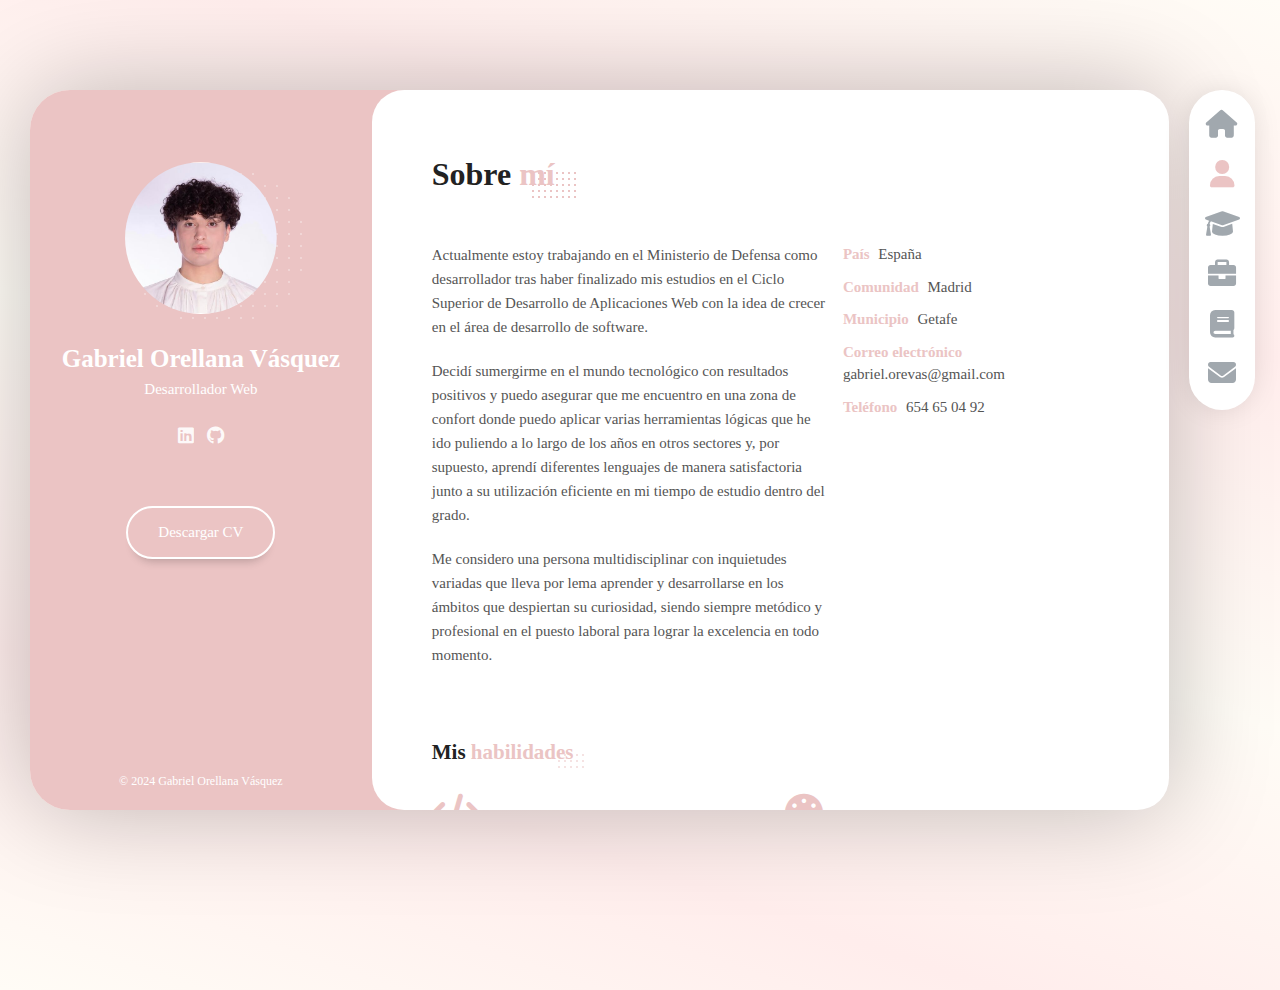
<file: sobre-mi.html>
<!DOCTYPE html>
<html lang="es">
<head>
    <meta charset="UTF-8">
    <meta name="viewport" content="width=device-width, initial-scale=1, maximum-scale=1">
    <!-- Estilos -->
    <link rel="stylesheet" href="assets/fonts/fontawesome-free-6.1.2-web/css/all.min.css"/>
    <link rel="stylesheet" href="assets/fonts/poppins/poppins.css"/>
    <link rel="stylesheet" type="text/css" href="assets/css/reset.css"/>
    <link rel="stylesheet" type="text/css" href="assets/css/styles.css"/>
    <link rel="stylesheet" type="text/css" href="assets/css/scroll.css"/>
    <link rel="stylesheet" type="text/css" href="assets/css/responsive.css"/>

     <!-- Scripts -->
     <script src="assets/js/menu.js" defer></script>

    <title>Portafolio - Gabriel Orellana Vásquez</title>
</head>
<body>

    <!-- Layour principal, lo contendrá todo.-->
    <div class="layout">
        <!-- Barra lateral (info de usuario).-->
        <aside class="layout__aside">
                <section class="aside__user-info">
                    <!--Información general del usuario.-->
                    <div class="user-info__general">
                            <div class="user-info__container-image">
                                <img src="assets/img/default-user.jpg" alt="" class="user-info__image"/>
                                <!-- La sombra de la imagen se agrega aquí con ::after-->
                            </div>
                            <h2 class="user-info__name">Gabriel Orellana Vásquez</h2>
                            <div class="user-info__job">Desarrollador Web</div>
                    </div>
                    <!--Menú de navegación.-->
                    <nav class="layout__menu">
                        <ul class="menu__list">
                            <li class="menu__option">
                                <a href="index.html" class="menu__link">
                                    <i class="menu__icon fa-solid fa-house"></i>
                                    <span class="menu__overlay">Home</span>
                                </a>                            
                            </li>

                            <li class="menu__option">
                                <a href="sobre-mi.html" class="menu__link menu__link--active">
                                    <i class="menu__icon fa-solid fa-user"></i>
                                    <span class="menu__overlay">Sobre mí</span>
                                </a>                            
                            </li>

                            <li class="menu__option">
                                <a href="curriculum.html" class="menu__link">
                                    <i class="menu__icon fa-solid fa-graduation-cap"></i>
                                    <span class="menu__overlay">Curriculum</span>
                                </a>                            
                            </li>

                            <li class="menu__option">
                                <a href="portafolio.html" class="menu__link">
                                    <i class="menu__icon fa-solid fa-briefcase"></i>
                                    <span class="menu__overlay">Portafolio</span>
                                </a>
                            </li>

                            <li class="menu__option">
                                <a href="blog.html" class="menu__link">
                                    <i class="menu__icon fa-solid fa-book"></i>
                                    <span class="menu__overlay">Blog</span>
                                </a>                            
                            </li>

                            <li class="menu__option">
                                <a href="contacto.html" class="menu__link">
                                    <i class="menu__icon fa-solid fa-envelope"></i>
                                    <span class="menu__overlay">Contacto</span>
                                </a>                            
                            </li>
                        </ul>
                    </nav>

                    <!--Links a redes sociales.-->
                    <div class="user-info__user-links">

                        <ul class="user-links__social">
                            <li class="social__option">
                                <a href="https://www.linkedin.com/in/gabriel-orellana-vasquez/" class="social__link" target="_blank">
                                    <i class="social__icon fa-brands fa-linkedin"></i>
                                </a>
                            </li>

                            <li class="social__option">
                                <a href="https://github.com/gabrielleSoftwareDeveloper" class="social__link" target="_blank">
                                    <i class="social__icon fa-brands fa-github"></i>
                                </a>
                            </li>
                        </ul>

                    </div>

                    <!--Botón del currículum.-->
                    <div class="user-info__buttons">
                        <a href="assets/documents/Curriculum_09_2024_Gabriel_Orellana_SD.pdf" class="user-info__btn" target="_blank">
                            Descargar CV
                        </a>
                    </div>

                    <!--Pie de página.-->
                    <footer class="user-info__footer">
                       &copy; 2024 Gabriel Orellana Vásquez 
                    </footer>

                </section>
        </aside>

        <!-- Menú responsive. -->
        <div class="layout__menu-toggle">
            <i class="menu-togle__icon fa-solid fa-bars"></i>
            <i class="menu-togle__icon fa-solid fa-xmark"></i>
        </div>

        <!-- Contenido principal-->
        <main class="layout__content">
            <!-- Este contenido cambia en cada página asociada al sitio web.-->
            <section class="content__page content__about">
                
                <header class="about__header">
                    <h1 class="about__title">Sobre <span class="title__color">mí</span></h1>
                </header>

                <!-- Información personal. -->
                <section class="about__personal-info">

                    <article class="personal-info__bio">
                        <p class="personal-info__description">
                            Actualmente estoy trabajando en el Ministerio de Defensa como desarrollador tras haber finalizado mis estudios en el 
                            Ciclo Superior de Desarrollo de Aplicaciones Web con la idea de crecer en el área de desarrollo de software.
                        </p>

                        <p class="personal-info__description">
                            Decidí sumergirme en el mundo tecnológico con resultados positivos y puedo asegurar que me encuentro 
                            en una zona de confort donde puedo aplicar varias herramientas lógicas que he ido puliendo a lo largo de los años en otros 
                            sectores y, por supuesto, aprendí diferentes lenguajes de manera satisfactoria junto a su utilización eficiente en mi tiempo 
                            de estudio dentro del grado.
                        </p>

                        <p class="personal-info__description">
                            Me considero una persona multidisciplinar con inquietudes variadas que lleva por lema aprender y desarrollarse en los ámbitos 
                            que despiertan su curiosidad, siendo siempre metódico y profesional en el puesto laboral para lograr la excelencia en todo momento.
                        </p>
                    </article>
    
                    <div class="personal-info__data">
                        <ul class="personal-info__list">
                            <li class="personal-info__option">
                                <span class="personal-info__title">País</span>
                                <span class="personal-info__value">España</span>
                            </li>
    
                            <li class="personal-info__option">
                                <span class="personal-info__title">Comunidad</span>
                                <span class="personal-info__value">Madrid</span>
                            </li>
    
                            <li class="personal-info__option">
                                <span class="personal-info__title">Municipio</span>
                                <span class="personal-info__value">Getafe</span>
                            </li>
    
                            <li class="personal-info__option">
                                <span class="personal-info__title">Correo electrónico</span>
                                <span class="personal-info__value">gabriel.orevas@gmail.com</span>
                            </li>
    
                            <li class="personal-info__option">
                                <span class="personal-info__title">Teléfono</span>
                                <span class="personal-info__value">654 65 04 92</span>
                            </li>
                        </ul>
                    </div>
                </section>

                <!-- Servicios/habilidades. -->
                <section class="about__services">
                    <header class="services__header">
                        <h2 class="services__title">
                            Mis <span class="title__color">habilidades</span>
                        </h2>
                    </header>

                    <!-- Educación. -->
                    <div class="services__container">

                        <article class="services__service">
                            <div class="service__icon">
                                <i class="service__real-icon fa-solid fa-code"></i>
                            </div>

                            <div class="service__content">
                                <h3 class="service__title">Programación</h3>
                                <p class="service__description">
                                    Mi piedra angular es la programación, arte que he ido puliendo tanto en el grado de DAW como por mi propia cuenta, enfrascándome en diferentes proyectos que me han ayudado a tener más destreza en la materia.
                                    No me cierro a un campo concreto dentro del área, he estado en diferentes sectores así que siempre tengo la mente abierta a aprender con entusiasmo múltiples tecnologías.
                                </p>
                            </div>
                        </article>

                        <article class="services__service">
                            <div class="service__icon">
                                <i class="service__real-icon fa-solid fa-palette"></i>
                            </div>

                            <div class="service__content">
                                <h3 class="service__title">Diseño UI/UX</h3>
                                <p class="service__description">
                                    Mi incursión en el campo audiovisual relacionada con múltiples procesos creativos (modelaje, estilismo, 
                                    fotografía, creación de conceptos, ...) y mi reciente trabajo como diseñador y desarrollador web en el Estado Mayor 
                                    de la Defensa me han permitido ser capaz de tener buen criterio identificando áreas funcionales, mejorando experiencias 
                                    de usuario y creando interfaces atractivas.
                                </p>
                            </div>
                        </article>

                        <article class="services__service">
                            <div class="service__icon">
                                <i class="service__real-icon fa-solid fa-people-group"></i>
                            </div>

                            <div class="service__content">
                                <h3 class="service__title">Trabajo en equipo</h3>
                                <p class="service__description">
                                    Gracias a mis diferentes ocupaciones e inquietudes (dietista, técnico de farmacia, modelo, atención al público...) he desarrollado buenas dotes sociales que me permiten 
                                    trabajar en sintonía con un equipo diverso y, por supuesto, disfrutar con ello.
                                    Creo en el apoyo entre compañerxs tanto en el ámbito laboral como en el emocional pues, finalmente, esto nos permite funcionar mejor en nuestros puestos de trabajo.
                                </p>
                            </div>
                        </article>

                        <article class="services__service">
                            <div class="service__icon">
                                <i class="service__real-icon fa-solid fa-chalkboard-user"></i>
                            </div>

                            <div class="service__content">
                                <h3 class="service__title">Buena oratoria</h3>
                                <p class="service__description">
                                    A la hora de comunicarme con los demás tengo la capacidad de dejar claras mis impresiones 
                                    de forma asertiva, así como, de entender y comprender al resto del equipo o clientes para lograr un abordaje amable 
                                    de cualquier temática referente a mi labor. En mi experiencia laboral, en si misma, he tratado con un gran número de personas sobre múltiples temas para el desarrollo de aplicativos eficientes, diseño de interfaces...
                                </p>
                            </div>
                        </article>

                    </div>
                </section>

                <!-- Reviews. -->
                <section class="about_reviews">
                    <header class="reviews__header">
                        <h2 class="reviews__title">Reseñas</h2>
                    </header>
                
                    <div class="reviews__content">
                        <article class="reviews__review">
                            <div class="review__img-container">
                                <img src="assets/img/testimonio1" class="review__image" alt="Cara de un cliente"/>
                            </div>
                            
                            <div class="review__description">
                                <p class="review__text">
                                    ¡Increíble trabajo en la página web de sellos! Logró una navegación fluida y atractiva. Cada sección está bien organizada y el diseño es tanto estético como funcional. Además solucionó e incorporó
                                    funcionalidades en el back. ¡Muy recomendado!"
                                </p>
                            </div>

                            <div class="review__author">
                                <div class="review__author-info">
                                    <h4 class="review__name">Jorge Moreno</h4>
                                    <h5 class="review__company">Sellos Moreno</h5>
                                </div>

                                <div class="review__author-icon">
                                    <i class="review__icon fa-solid fa-quote-right"></i>
                                </div>
                            </div>
                            
                        </article>

                        <article class="reviews__review">
                            <div class="review__img-container">
                                <img src="assets/img/testimonio1" class="review__image" alt="Cara de un cliente"/>
                            </div>
                            
                            <div class="review__description">
                                <p class="review__text">
                                    Adaptó y mejoró la colección de sitios web de SharePoint tal como se le indicó. La maquetación es perfecta, facilitando una navegación intuitiva y eficiente. Todo está organizado de manera lógica y atractiva, mejorando significativamente la experiencia del usuario.
                                </p>
                            </div>

                            <div class="review__author">
                                <div class="review__author-info">
                                    <h4 class="review__name">Enrique García</h4>
                                    <h5 class="review__company">Ministerio de Defensa</h5>
                                </div>

                                <div class="review__author-icon">
                                    <i class="review__icon fa-solid fa-quote-right"></i>
                                </div>
                            </div>
                            
                        </article>
                    </div>
                
                </section>

                <!-- Clientes. -->
                <section class="about__clients">
                    <header class="clients__header">
                        <h2 class="clients__title">Clientes</h2>
                    </header>

                    <div class="clients__container">
                        <article class="clients__item">
                            <a href="#" class="clients__link">
                                    <img src="assets/img/cliente-1.png" class="clients__image" alt=""/>
                            </a>                   
                        </article>

                        <article class="clients__item"> <!--Añadir SM solutions.-->
                            <a href="#" class="clients__link">
                                    <img src="assets/img/cliente-2.png" class="clients__image" alt=""/>
                            </a>                   
                        </article>

                        <article class="clients__item">
                            <a href="#" class="clients__link">
                                    <img src="assets/img/cliente-3.png" class="clients__image" alt=""/>
                            </a>                   
                        </article>

                    </div>
                </section>

                <!-- EXtra-->
                <section class="about__extra">
                    <header class="extra__header">
                        <h2 class="extra__title">Información <span class="title__color">extra</span></h2>
                    </header>

                    <div class="extra__container">
                        <article class="extra__info">
                            <i class="extra__icon fa-solid fa-heart"></i>
                            <h4 class="extra__subtitle">Ganas de aprender</h4>
                            <span class="extra__quantity">100%</span>
                        </article>

                        <article class="extra__info">
                            <i class="extra__icon fa-solid fa-school"></i>
                            <h4 class="extra__subtitle">Autodidacta</h4>
                            <span class="extra__quantity">100%</span>
                        </article>

                        <article class="extra__info">
                            <i class="extra__icon fa-solid fa-star"></i>
                            <h4 class="extra__subtitle">Perfeccionista</h4>
                            <span class="extra__quantity">100%</span>
                        </article>

                    </div>
                </section>
            </section>
        </main>
    </div>

</body>
</html>
</file>
<file: assets/fonts/poppins/poppins.css>
@font-face {
    font-family: "Poppins";
    src: url("./Poppins-Regular.ttf") format("truetype");
    font-weight: 400;
    font-style: normal;
}
</file>
<file: assets/css/styles.css>
/*Los colores se han podido seleccionar gracias a la extensión
de Google chrome "colorzilla" por medio de la pipeta.*/

/*Definición de variables.*/
:root{
    --color-principal: #FFFFFF;
    --color-secondary: #ebc4c4;

    --color-background: #F2F7F9;
    --color-transparent: transparent;

    --color-icon: #a1a8ae;
    --color-titles: #222222;
    --color-subtitle: #888;
    --color-text: #555;

    --color-border-reviews: #E5E6E7;
    --color-company: #9c9a9f;

    --color-background-certificate: #f5f5f5;

    --color-background-contact: #FCFCFC; 
}

/*Estilos generales*/
html{
    font-size: 10px; /*Definición del font-size de la raíz del documento, 1REM = 10px*/
}

body{
   width: 100%;
   height: auto;
   font-family: ‘Playfair Display’, serif;
   /*"Poppins", Arial, Helvetica, sans-serif;*/
   background-color: var(--color-background);
   font-size: 1.5rem;
   color: var(--color-text);
   overflow: hidden; /*Se elimina el scroll*/
}

h1, h2, h3, h4, h5, h6{
    color: var(--color-titles);
}


/*Imagen de fondo (junto a otras opciones)*/
body{
    background-color: #fffcf6;
    background-image: linear-gradient(19deg, #fffcf6 0%, #ffedec 24%, #fffcf6 49%, #ffedec 75%, #fffcf6 100%); 
   /*    
    background-color: #f3e6d6;
    background-image: linear-gradient(19deg, #f3e6d6 0%, #faaca8 24%, #f3e6d6 49%, #faaca8 75%, #f3e6d6 100%); */
   /* background: url("../img/fondo.png");
    background-repeat: no-repeat;
    background-position: -128px -128px; /*Desplazamiento x e y.*/

}

/*Layout o estructura principal.*/

.layout{
    position: relative; /*Para el comprotamiento de la caja completa*/
    min-width: 1290px; /*Anchura mínima*/
    width: 75%;
    height: 80vh; /*Equivale +- a un 80%*/
    min-height: 80vh;
    margin: 10vh auto; /*Margen del 10% arriba y abajo.*/

    display: grid;
    grid-template-areas: 
        "aside content";
    grid-template-columns: 30% 70%; /*Solo nos es interesante utilizar columns pues no tenemos rows a las que dar una medida (solo 1)*/

    /*Sombra debajo del Layout*/
    border-radius: 4rem;
    box-shadow: 0 0 100px rgba(0, 0, 0, 0.25); /*0.25 y 25% en rgb será la opacidad*/
    /*Desplazamiento x = 0, y = 0, 100px de difuminado, ¿-5? Desplaza hacia arriba ligeramente.*/
}

/*Menú de navegación.*/
.layout__aside{
    grid-area: aside; /*Vinculamos con el grid-template-areas.*/
    border-radius: 4rem 0 0 4rem;
    overflow: auto;
    overflow-x: hidden; /*Oculta lo que sobresale de la caja (aparece barra para desplazarse).*/ 
    
}

.aside__user-info{
    display: flex; /*Por defecto se muestran los contenidos en horizontal*/
    flex-direction: column; /*Se coloca en columna*/
    align-items: center; /*Para bloques*/
    text-align: center; /*Para texto, no funcionan como el resto (display block*/
    min-height: 100%;
    min-width: 30rem;
    background-color: var(--color-secondary);
    color: var(--color-principal); /*Letras del menú*/
}

/*Elementos en blanco de la columna de información de usuario*/
.user-info__name{
    font-size: 2.5rem;
    font-weight: bold;
    margin-top: 0.7em; /*Editado*/
    color: var(--color-principal);
}

.user-info__job{
    font-size: 1.5rem;
    font-weight: 200;
    color: var(--color-principal);
}

.user-info__user-links{
    margin-bottom: 3.6rem;
}

.user-links__social{
    margin-top: 2rem;
    text-align:center;

    display: flex;
    flex-direction: row;
}

.social__option{
    height:3rem;
    width: 3rem;
    line-height: 3.2rem; /*Centra el hover en el logo (linkedn, etc)*/
    font-size: 1.8rem; /*Tamaño iconos*/
    opacity: 0.9;
    border-radius: 3rem; /*Redondea el hover*/ 
    transition: all 300ms linear ease-in-out;
}

.social__option:hover{
    opacity: 2;
    background-color: rgba(255, 255, 255, 0.25);
}



/*Botón de descarga del currículum*/
.user-info__buttons{
    margin-top: 2rem;
    margin-bottom: 4rem;
}

.user-info__btn{
    border: 2px solid var(--color-principal);
    padding:3rem;
    padding-top: 1.3rem;
    padding-bottom: 1.3rem;;
    color: var(--color-principal);
    border-radius: 3.2rem;
    box-shadow: 0 10px 10px -8px rgba(0, 0, 0, 0.22); /*Sombra botón, se reduce 8px.*/
}

.user-info__btn:hover{
    background-color: var(--color-principal);
    color: var(--color-secondary);
    transition: all 300ms ease-in-out; /*Suaviza*/
}

.user-info__footer{
    position: absolute; /*Para que se quede fijo ahí*/
    bottom: 2rem;
    font-size: 1.2rem;
}


/*Estilos para la imagen de perfil*/
.user-info__container-image{
    position: relative;
    display: inline-block; /*Convertirlo en bloque aunque ya se había hecho en reset.css*/
    width: 18rem;
    margin-top: 7rem;
    /* overflow: hidden; Para ocultar los picos de la foto que sobresalen.*/
    z-index: 1;
    
}

.user-info__image{
    width: 100%;
    background-color: var(--color-principal);
    border: 0.3rem solid var(--color-principal);
    border-radius: 20rem;
    clip-path: circle(45%);
}

.user-info__container-image::after{ /*Agregar la sombra después de la img*/
    content:"";
    position: absolute;
    top: 5%;
    left: 9%;
    z-index:-1; /*Estará detrás de la img*/
    width:100%;
    height: 100%;
    background-image: -webkit-repeating-radial-gradient(center center, #fff, #fff 1px, transparent 0px, transparent 100%);
    background-size: 1.2rem 1.2rem;
    border-radius: 30rem;
    opacity: 0.3;
}

/*Contenedor principal.*/
.layout__content{
    grid-area: content;  
    height:100%; /*Necesaria para indicar min-height en .content__page*/
    min-height: 100%;

    background-color: var(--color-secondary);
    border-radius: 0 10rem 10rem 0;
} /*Caja de la estructura de la web*/

.content__page{ /*Caja de contenido de la página*/
    height: 100%;
    min-height: 100%;
    background-color: var(--color-principal);
    border-radius: 3.2rem;

    display: flex;
    flex-direction: column;
    align-items: center; /*Centra verticalmente.*/
    justify-content: center; /*Centra horizontalmente.*/
}

.page__name{
    font-size: 6rem;
    margin-bottom: 1rem; /*Par aalejarlo de la profesión.*/
}
.page__job{
    font-size: 2.1rem;
    font-weight: lighter;
    color: var(--color-subtitle);
}

/*Menú barra lateral derecha (inicilamente estuvo a la izquierda)*/
.layout__menu{
    display: block;
    position: absolute; /*Para posicionarlo donde queramnos*/
    top: 0;
    right: -105px;
    min-width: 11rem;
    background-color: var(--color-transparent);
    /*display: none !important;*/ /*ocultar menú en la izquierda.*/
}

.menu__list{
    position: relative;

    display: flex;
    flex-direction: column;
    justify-content: space-between;
    align-items: center;

    width: 60%;
    min-height: 32rem; /*Altura del menú lateral derecho*/
    padding: 2rem 0; /*Aplicado solo arriba y abajo para los extremos del menú*/
    margin-left: 2.5rem; /*Aleja la barra hacia la izq*/

    background-color: var(--color-principal);
    box-shadow: 0 0 3rem -0.5rem rgba(0, 0, 0, 0.15);
    border-radius: 6rem;

}

.menu__option{
    display: block;
    width: 100%;
    text-align: center;
}

.menu__icon{
    color: var(--color-icon);
    font-size: 2.8rem;
    transition: all 300ms ease-in-out;
}

.menu__option:hover .menu__icon,
.menu__link--active .menu__icon{ /*Enlace seleccionado con color*/
    color:var(--color-secondary);
}


.menu__overlay{ /*Texto*/
    position:absolute; /*Para moverlo a nuestro 
    antojo dentro de su caja.*/
    right: 0px;
    margin-top: -3rem; /*Ajustar la altura del texto al centro del icono*/
    display: block;
    opacity: 0; /*Hace desaparecer este menú*/
    padding: 0.5rem 1rem;
    color: var(--color-principal);
    background-color: var(--color-secondary);
    white-space: nowrap; /*Evita salto de línea: Sobre mí.*/
    /*display: none; Para quitar el contenido y manejar 
    los iconos del menú con mayor facilidad*/
    transition: all 300ms ease-in-out;
}

.menu__option:hover .menu__overlay{
    opacity: 1; /*Aparecen las descripciones.*/
    right: 100%;
}

.social__icon{
    color: var(--color-principal);
}


/* ESTILOS GENERALES (SOBRE MI Y OTRAS PÁGINAS)*/
.content__about,
.content__resume,
.content__portfolio,
.content__blog,
.content__contact{
    height: 100%; /*Se deben fijar alturas para que aparezca el scroll*/
    min-height: 100%;
    padding: 6rem;
    padding-right: 3rem;
    overflow:auto; /*Se muestra scroll dentro de la caja*/
    
    /*Los estilos provenientes de .content__page, se solapaban, por lo que deben hacerse ajustes, en este caso
    cambiar display flex por block.*/
    display: block;
}


.about__header,
.resume__header,
.portfolio__header,
.blog__header,
.contact__header{
    display: inline-block; /*Se añade para que se vea el elemento after cerca del mi. 
    En block habría que reducir el tamaño del contenedor.*/
    margin-bottom: 4.5rem;
}

.about__title,
.resume__title,
.portfolio__title,
.blog__title,
.contact__title{
    font-size: 3.2rem;
    position: relative; 
}

/*Puntos cerca del título.*/
.about__title::after,
.resume__title::after,
.portfolio__title::after,
.blog__title::after,
.contact__title::after{
    content: "";
    position: absolute; /*Para moverlo a nuestro antojo*/
    top:20px;
    right: -25px;
    width: 50px;
    height: 30px; /*Width y height son necesarios para que se muestre el webkit.*/
    background-image: -webkit-repeating-radial-gradient(center center, var(--color-secondary), var(--color-secondary) 1px, transparent 0px, transparent 100%);
    background-size: 6px 6px;

}



.title__color,
.subtitle__color{
    color:  var(--color-secondary);
}

/* INFORMACIÓN PERSONAL.*/
.about__personal-info{
    display: flex; /*Distribuye las cajas una al lado de otra.*/
    flex-direction: row;
    width: 100%;
    margin-bottom: 5rem;
}

.personal-info__bio{
    flex-basis: 56%; /*El contenedor de la descirpción ocupara menos.*/
}

.personal-info__description{
    font-size: 1.5rem;
    line-height: 2.4rem;
    margin-bottom: 2rem; /*Inicialmente solo existía un párrafo pero al añadir más agrego un margen de separación.*/
}

.personal-info__data{
    flex-basis: 44%;
    padding: 0 1.5rem; /*Márgenes para el texto del contenedor.*/
}

.personal-info__option{
    margin-bottom: 1rem; /*Separa edad, país, etc.*/
}

.personal-info__title{
    margin-right: 0.5rem; /*Separación del título.*/
    color: var(--color-secondary);
    font-weight: 600;
}

/* ESTILOS GENERALES: Estilos compartidos about de secciones: habilidades, reseñas, etc*/
.about__services,
.about__reviews,
.about__clients,
.about__extra{
    width: 100%;
    margin-bottom: 3rem;
}

.services__header,
.reviews__header,
.clients__header,
.extra__header,
.resume__header,
.resume__subheader,
.contact_form-header{
    display: inline-block;
    padding-right: 1.2rem; /*Desplazará levemente la sombra del título, será necesario right.*/
    margin-bottom: 2.5rem;
    position: relative;
}

.services__title,
.reviews__title,
.clients__title,
.extra__title,
.resume__subtitle,
.form-header__title{
    font-size: 2.1rem;

}

.services__title::after,
.reviews__title::after,
.clients__title::after,
.extra__title::after,
.resume__subtitle::after,
.form-header__title::after{
    content: "";
    position: absolute; /*Para moverlo a nuestro antojo*/
    top:15px;
    right: 0px;
    width: 30px;
    height: 20px; /*Width y height son necesarios para que se muestre el webkit.*/
    background-image: -webkit-repeating-radial-gradient(center center, var(--color-secondary), var(--color-secondary) 1px, transparent 0px, transparent 100%);
    background-size: 6px 6px;
    opacity:0.5;
}

/*SERVICIOS / HABILIDADES*/
.service__real-icon{
    color: var(--color-secondary);
    font-size: 3.8rem;
}

.services__container{
    width: 100%;
    display: flex;
    flex-direction: row;
    flex-wrap: wrap;
}

.services__service{
    flex-basis: calc(50% - 3rem); /*Pasan a distribuirse en 2 columnas.*/
    margin-right: 3rem;
    margin-bottom: 2.5rem; /*Al agregar los margins deberemos disminuir el porcentajee de flex-basis del 50% al x%.*/
}

.service__description{
    font-size: 1.5rem;
    text-align: justify; /*Las descripciones se mostrarán más alineadas.*/
}


/*REVIEWS*/

.reviews__content{
    width: 100%;
    display: flex;
    flex-direction: row; /*Fila*/
    flex-wrap: wrap; /*Para lograr mostrar varias filas según el espacio.*/
}

.reviews__review{
    flex-basis: calc(50% - 2.5rem);

    border: 2px solid var(--color-border-reviews);
    border-radius: 2rem;
    padding-top: 0rem;
    padding-right: 2.5rem;
    padding-left: 2.5rem;
    padding-bottom: 1.5rem;
    margin-right: 2.5rem; /*Separación de los elementos.*/
    margin-top: 4.5rem;
    margin-bottom:10rem;
    /*Utilizado en la transición de hover*/
    transition: all 300ms ease-in-out;
}

/*Hover para levantar las tarjetas de reviews y extra*/
.reviews__review:hover,
.extra__info:hover{
    box-shadow: 0 10px 24px -5px rgba(0, 0, 0, 0.15);
    transform: translateY(-1rem);
}

.review__image{
    max-width: 9rem;
    max-height: 9rem;
    margin: 0 auto;
    margin-top: -4.5rem;
    margin-bottom: 2rem;
    border-radius: 9rem; /*Redondea la foto*/
    box-shadow: 0 10px 10px -8px rgba(0, 0, 0, 0.25); /*x y difuminado quitar-extensión color*/
    opacity: 0.5;
}

.review__description{
    margin-bottom: 1rem;
}

.review__text{
  font-size: 1.5rem;
  line-height: 2.4rem;
}

.review__author{
    margin-top: 2rem;
    display: flex;
    flex-direction: row; /*Símbolo de reseña a un lado y no debajo.*/
    justify-content: space-between;
}

.review__name{
    margin-bottom: 0.5rem;
    font-size: 1.5rem;
}

.review__company{
    color: var(--color-company);
    font-weight: 300; /*Más delgadez.*/
    font-size: 1.3rem;
}

.review__icon{
    font-size: 4rem;
    opacity: 0.5;
    color: var(--color-secondary);
}


/*CLIENTES.*/
.about__clients{
    width: 100%;
    margin-bottom: 5rem;
}

.clients__header{
    margin-bottom: 3rem;
}

.clients__container{
    display: flex;
    flex-direction: row;
    justify-content: flex-start;
}

.clients__link{
    display: block;
    width: 100%;
    opacity: 0.5;
}

.clients__link:hover{
    opacity: 0.9;
    transition: all 300ms linear;
}

.clients__image{
    width: 150px;
    height: 90px;
    padding: 1.5rem;
}

/*Información extra.*/
.extra__container{
    width: 100%;
    display: flex; /*Elementos en fila.*/
    flex-direction: row;
    justify-content: space-between;
    flex-wrap: wrap; /*En caso de encontrar más elementos,
    se podicionarán en la siguiente línea.*/
}

.extra__info{
    flex-basis: 30%;
    padding:2.5rem 1rem;
    border: 2px solid var(--color-border-reviews);
    border-radius: 1rem;
    text-align: center;
    transition: all 300ms ease-in-out;
} /*Se añadirá una transición en*/

.extra__info:hover{
    transform: translateY(-0.5rem);
}

.extra__icon{
    font-size: 3.3rem;
    color: var(--color-secondary);
    margin-bottom: 1rem;
}

.extra__subtitle{
    font-size: 1.5rem;
    margin: 1.5rem;
}

.extra__quantity{
    display: block;
    font-size: 3.6rem;
    margin:1.5rem 1rem;
    margin-bottom: 0;
    line-height: 5rem;
    color: var(--color-subtitle);
}

/*CURRICULUM*/

.resume__container{
    width: 100%;
    display: flex;
    flex-direction: row;
}

.resume__left{
    flex-basis: 58%;
    margin-right: 1.5rem;
}

.resume__right{
    flex-basis: 41%;
}

.resume__timelines{
    margin-bottom: 5rem;
}

.timelines__timeline{ /*Fila con año, divisor, info*/
    position: relative;
    display: flex;
    flex-direction: row;
}

.timeline__header{
    flex-basis: 30%;
    text-align: right;
    padding-right: 2.5rem;
}

.timeline__year{
    margin: 3px 0;
    line-height: 1.9rem;
    font-size: 1.4rem;
}

.timeline__company{
    display: block;
    font-size: 1.3rem;
    font-weight: lighter;
    color: var(--color-company);
    margin-bottom: 1rem;

}

.timeline__description{
    width: 70%;
    padding-left: 2.5rem;
    padding-right: 1.5rem;
}

.timeline__title{
    font-size: 1.6rem;
    margin-bottom: 0.3rem;
}

.timeline_text{
    font-size: 1.4rem;
    margin-bottom: 1rem;
}


.timeline__divider{
    position: absolute; /*Para unir las líneas que aparecen naturalmente dentro de ambos contenedores*/
    top:0;
    left: 30%;
    bottom: -18px; /*Une las dos líneas y al combinarse con top se expande.*/
    width: 1px;
    height: auto; /*height: auto; permite que se expanda. Si se usa 100% se limita a su contenedor.*/
    background-color: var(--color-scrollbar);
}

/*Círculo de timeline.*/
.timeline__divider::before{
    content:"";
    position: absolute;
    margin-top: 0.4rem;
    margin-left: -0.8rem;
    width: 1.7rem;
    height: 1.7rem;
    background-color: var(--color-secondary);
    border-radius: 10rem;
    opacity: 0.25;
}

.timeline__divider::after{
    content:"";
    position: absolute;
    margin-top: 0.8rem;
    margin-left: -0.4rem;
    width: 0.9rem;
    height: 0.9rem;
    background-color: var(--color-principal);
    border-radius: 10rem;
    border: 2px solid var(--color-secondary);
    opacity: 1;
}


/*Currículum derecha.*/
.resume__right{
    flex-basis: 41%;
    padding: 0 1.5rem;
}

.resume__skills{
    width: 100%;
    margin-bottom:0.4rem;
}

.skills__title{
    display: flex;
    justify-content: space-between;
}

.skills__text{
    font-size: 1.3rem;
    line-height: 1.4rem;
    margin-bottom: 0.4rem;
}

.skills__number{
    font-size: 1.1rem;
    line-height: 1.4rem;
    margin-bottom: 0.4rem;
    color: var(--color-subtitle);
}

.skills__progressbar{
    /*width: 100%; No es necesario si no se pone display: inline-block;*/
    height: 1rem;
    border: 1px solid var(--color-secondary);
    border-radius: 1rem;
    background-color: var(--color-principal);
    margin-bottom: 1.5rem;
    /*display: inline-block; *//*Para mostrar más márgenes.*/

}

.skills__percentage{
    width: 40%;
    height: 0.8rem;
    background-color: var(--color-secondary);
    border: 2px solid var(--color-principal);
    border-radius: 1rem;
}

/*Modificadores de procentaje para el nivel de la progressbar.*/
.skills__percentage--p1{ width: 10%; }
.skills__percentage--p2{ width: 20%; }
.skills__percentage--p3{ width: 30%; }
.skills__percentage--p4{ width: 40%; }
.skills__percentage--p5{ width: 50%; }
.skills__percentage--p6{ width: 60%; }
.skills__percentage--p7{ width: 70%; }
.skills__percentage--p8{ width: 80%; }
.skills__percentage--p9{ width: 90%; }
.skills__percentage--p10{ width: 100%; }

.knowledges__list{
    display: flex;
    flex-direction: row;
    flex-wrap: wrap; /*No se genere una fila larga sino varias*/
}

.knowledges__option{
    padding: 0.4rem 1rem;
    margin: 0.3rem;
    font-size: 1.4rem;
    background-color: var(--color-secondary);
    border-radius: 0.3rem;
    color: var(--color-principal);
}

.certificates__container{
    display: flex;
    flex-direction: row;
    flex-wrap: wrap;
    gap: 3rem; /*Espaciado entre los certificates*/
}

.certificates__certificate{
    flex-basis: calc(50% - 1.5rem);
    border: 1px solid var(--color-border-reviews);
    border-radius: 0.8rem;
    display: flex;
    flex-direction: row;
    cursor: pointer;
}

.certificate__logo{
    width: 12rem;
    height: 100%;
    padding: 2rem;
    background-color: var(--color-background-certificate);
    
    display: flex;
    justify-content: center;
    align-items: center;
}

.certificate__image{
    width: 100%;
}

.certificates__content{
    width: 100%; /*Debe definirse o por defecto no se heredará.*/
    padding: 2rem 2.5rem;
}

.certificate__title{
    font-size: 1.6rem;
    margin-bottom: 0.5rem;
}

.certificate__id{
    display: block;
    margin-bottom: 0.3rem;
    font-size: 1.3rem;
    color: var(--color-subtitle);

}

.certificate__date{
    font-size: 1rem;
    color: var(--color-subtitle);
    opacity: 0.9;
}


/*PORTFOLIO*/

.portfolio__navbar{
    margin-bottom: 3rem;
}

.portfolio__menu{
    display: flex;
    flex-direction: row;
    flex-wrap: wrap;
    gap: 1.5rem;
}

.portfolio__link{
    color: var(--color-subtitle);
    cursor: pointer;
}

.portfolio__link:hover{ 
    color: var(--color-secondary);
    text-shadow: 0 0 0.5px rgba(0, 0, 0, 0.25);
}

.portfolio__option{
    font-size: 1.4rem;
}

.portfolio__option--active{
    opacity: 1;
    font-weight: bold;
}

.portfolio__gallery{
    display: flex;
    flex-direction: row;
    flex-wrap: wrap;
}

.gallery__item{
    position: relative; /*Límite del icono y categoría.*/
    flex-basis: 33%;
    padding: 0.7rem;
}

/*Zoom tras pasar el ratón en las imágenes.*/
.gallery__container-image{
    height:55%;
    overflow: hidden; /*Para lograr que el zoom no sobresalga del contenedor.*/
}

.gallery__image{
    transition: all 300ms ease-in-out;
}

.gallery__item:hover .gallery__image{
    transform: scale(1.1); /*Zoom*/
}

.gallery__title{
    font-size: 1.6rem;
    padding: 1.5rem 0;
    font-weight: bold;
}


/*Categoría e iconos en las esquinas superiores de las imágenes.*/
.gallery__icon{
    opacity:0; /*Oculto*/
    position: absolute;
    top: 1.5rem;
    right: 1.5rem;
    width: 3rem;
    height: 3rem;
    font-size: 1.6rem;
    text-align: center;
    line-height: 3rem; /*Coloca horizontalmente en la mitad*/
    background-color: var(--color-principal);
    color: var(--color-secondary);
    transition: all 450ms ease-in-out;
}

.gallery__category{
    opacity:0; /*Oculto*/
    position: absolute;
    top: 1.5rem;
    left: 1.5rem;
    padding: 0.2rem 0.7rem;
    font-size: 1.1rem;

    background-color: var(--color-principal);
    color: var(--color-text);

}

.gallery__item:hover .gallery__icon,
.gallery__item:hover .gallery__category
{
    opacity: 1; /*Aparecerá con su transición, etc.*/
}

/*BLOG*/

.blog__articles{
    margin-bottom: 2.5rem;
    display: flex;
    flex-direction: row;
    flex-wrap: wrap;

}

.articles__article{
    flex-basis: 50%;
    padding: 0 1.5rem;
    padding-bottom: 3.5rem;
}

.article__top{
    position: relative;
    overflow: hidden;
}

.article__category{
    position: absolute;
    top: 1rem;
    left: 1rem;
    font-size: 1.1rem;
    padding: 0.1rem 0.7rem;
    line-height:   2rem;
    background-color: var(--color-principal);
    color: var(--color-text);
    z-index: 3;
}

.article__mask{
    width:100%;
    height: 18.5rem; /*Iguala la altura de las imágenes.*/
    overflow: hidden;
}

.article__image{
    display: block;
    z-index: 1; /*Así la etiqueta estarña por encima.*/
    transition: all 300ms ease-in-out;
}

.article__top:hover .article__image{
    transform: scale(1.1);
}

.article__logo{
    transition: all 200ms ease-in-out;
    opacity: 0;
}

.article__icon{
    position: absolute;
    width: 4.4rem;
    top: calc(50% - 2.2rem); /*Con calc se logra centrar el icono*/
    left:calc(50% - 2.2rem);
    font-size: 4.4rem;
    text-align: center;
    color: var(--color-principal);
}

.article__top:hover .article__logo{
    opacity: 1;
}

.article__bottom{
    margin: 0;
    padding: 2.1rem;
    padding-top: 1.5rem;
    border: 0.1rem solid var(--color-border-reviews);
    border-top: 0;
}

.article__date{
    display: block;
    font-size: 1.1rem;
    font-weight: 300;
    color: var(--color-subtitle);
}

.article__title{
    font-size: 1.8rem;
}

/*CONTACTO*/
.contact__container{
    display: flex;
    flex-direction: row;
}

.contact__info{
    flex-basis: 33%;
    padding: 0 1.5rem;
}
.contact__data{
    width: 100%;
    margin-bottom: 1.5rem;
    padding: 2rem 1rem;
    text-align: center;
    background-color: var(--color-background-contact);
    border: 1px solid var(--color-border-reviews);
}

.contact__icon{
    font-size: 3.3rem;
    color: var(--color-secondary);
}

.contact__form-box{
    flex-basis: 66%;
    padding: 0.1 1.5rem;
}

.contact__subtitle{
    font-size: 1.5rem;
    margin-top: 1rem;
}

.form__container{
    display: flex;
    flex-direction: row;
}

.form__left{
    flex-basis: 47%;
    margin-right: 1.5rem;
}

.form__group{
    position: relative; /*Aterará el funcionamiento natural.*/
    margin-bottom: 2.5rem;
}

.form__input{
    position: relative;
    width: 100%;
    height: 4.2rem;
    display: block;
    border: 0.2rem solid var(--color-border-reviews);
    border-radius: 0.5rem;
    font-size: 1.5rem;
    padding: 1rem 1.2rem;
    outline: none; /*Elimina remarcado del navegador.*/
    box-shadow: 0 1rem 1rem -8px rgba(0, 0, 0, 0.10);
    background-color: transparent;
}

.form__input:focus{ /*Al pulsar en el formulario*/
    border: 0.2rem solid var(--color-secondary);
}

.form__label{
    position: absolute;
    top: 1rem;
    left: 1.5rem;
    z-index: 1;
    color: var(--color-company);
    transition: all 300ms ease-in-out;
    pointer-events: none; /*Para que label no interfiera en el evento de input (click).*/
}

.form__input:focus~label,
.form__input:not(:placeholder-shown)~label{ /*input:not() -> Cuanbdo haya contenido en input el label continuará fuera.*/
    top: -2rem;
    left: 0;
    z-index: 1;
    font-size: 1.3rem;
    color: var(--color-secondary);
}

/*Se ocultan los placeholders.*/
.form__input::-webkit-input-placeholder{
    color:transparent;
}

.form__input::-moz-placeholder{
    color:transparent;
}

.form__right{
    flex-basis: 50%;
    max-width: 50%;
    max-height: 100%;
}

.form__group--textarea{
    height: 100%; /*Importante para poder extender la altura todo lo posible.*/
}
.form__input--textarea{
    display:block;
    resize: none; /*El tamaño del textarea no podrá ser modificado por el usuario como ocurría inicialmente.*/
    height: 100%; /*Se expande ligeramente con auto y ya si no se ha tratado la caja madre en primer lugar.*/
}

.form__button{
    padding: 1rem 3rem;
    font-size: 1.5rem;
    border: 0.2rem solid var(--color-secondary);
    color: var(--color-titles);
    background-color: var(--color-principal);
    border-radius: 3rem;
    box-shadow: 0 1rem 1rem -8px rgba(0, 0, 0, 0.22);
    transition: all 300ms linear;
    cursor: pointer;
}

.form__button:hover{
    background-color: var(--color-secondary);
    color: var(--color-principal);
}

.contact__map{
    width: 100%;
    min-height: 15rem;
    margin-bottom: 3.5rem;
    overflow: hidden;
}

.contact__iframe{
    width: 100%; /*Se extenderá el mapa horizontalmente sin problema.*/
    height: 14rem;
}
</file>
<file: assets/css/scroll.css>
:root{
   --color-scrollbar: #D3D3D3;
   --color-background-scrollbar: gray;
}



/*Scroll para chrome*/
.content__page::-webkit-scrollbar{
    width: 25px;
    background: transparent; /*Color del espacio por la que se desliza la barra.*/
}

.content__page::-webkit-scrollbar-thumb{
    border: 10px solid transparent; /*Color del borde de la barra deslizante*/
    border-radius: 40px;
}

.content__page:hover::-webkit-scrollbar-thumb{
    /*Color de la barra mientras pasamos por encima.*/
    box-shadow: inset 0 0 0 10px var(--color-scrollbar);
}

.content__page:hover::-webkit-scrollbar-thumb:hover{
    /*Color de la barra mientras se pulsa.*/
    border:8px solid transparent;
    box-shadow: inset 0 0 0 10px var(--color-secondary);
}

.content__page::-webkit-scrollbar-track{
    /*-track: se trata de la barra completa. De esta manera se puede mover.*/
    background-color: transparent;
    margin-top:40px;
    margin-bottom:40px;
}


/*Scroll para Mozzila Firefox
.content__page{
    scrollbar-width: thin;
    scrollbar-color: var(--color-scrollbar) transparent;
}
*/


/*Scroll derecho (icono foto, etc) para chrome*/
.layout__aside::-webkit-scrollbar{
    width: 25px;
    background: var(--color-secondary); /*Color del espacio por la que se desliza la barra.*/
}

.layout__aside::-webkit-scrollbar-thumb{
    border: 10px solid transparent; /*Color del borde de la barra deslizante*/
    border-radius: 40px;
}

.layout__aside:hover::-webkit-scrollbar-thumb{
    /*Color de la barra mientras pasamos por encima.*/
    box-shadow: inset 0 0 0 10px var(--color-principal);
}

.layout__aside:hover::-webkit-scrollbar-thumb:hover{
    /*Color de la barra mientras se pulsa.*/
    border:8px solid transparent;
    box-shadow: inset 0 0 0 10px var(--color-principal);
}

.layout__aside::-webkit-scrollbar-track{
    /*-track: se trata de la barra completa. De esta manera se puede mover.*/
    background-color: transparent;
    margin:40px 0;
}


/*Scroll para Mozzila Firefox
.layout__aside{
    scrollbar-width: thin;
    scrollbar-color: var(--color-scrollbar) var(--color-secondary);
}
*/
</file>
<file: assets/css/responsive.css>
/*Media queries para la adaptación a diferentes pantallas.*/

.layout__menu-toggle{
    display: none;
}


@media (max-width: 1490px) { 
    .layout{
        min-width: auto;
        width: 85%; /*La layout (contenedor blanco central) se adapta si se reduce la anchura.*/
    }
}

@media (max-width: 1320px){
    .layout{
        width: 89%;
        margin-left: 3rem;
    }
}

/*
@media (max-width: 1160px){
    .layout{
        width: 85%;
        margin-left: 4rem;
    }

    .certificates__certificate{
        flex-basis: 100%;
    }
}
    */

/*A partir de aquí se contraerá el menú y se eliminará el aside.*/
@media (max-width: 1160px){
    body{
        background-image: none;
        position: static; /*Se quitará el fondo*/
    }
    .layout{
        width: 100%;
        height: 100%;
        min-height: 100%; /*Altura adaptable a nivel responsive.*/
        margin: 0;
        border-radius: 0;

        /*Se eliminan las áreas 30% y 70% del aside y layout*/
        grid-template-areas: 'content';
        grid-template-columns: 100%;
        overflow-x: hidden; /*Evita que se pueda hacer scroll y ver pantalla en blanco fuera del layout.*/
    }


    .layout__content{
        border-radius: 0;
        background-color: transparent;
        height: 100%;
        width: 100%;
    }


    /*Muestra el menú responsive*/
    .layout__menu-toggle{
        z-index:9999; /*Aparecerá por encima del menú aside*/
        display: block;
        position: absolute;
        top: 1rem;
        right: 1rem;
        width: 4.8rem;
        height: 4.8rem;
        font-size: 2.5rem;
        line-height: 4.8rem; /*Centra horizontalmente, center no funcionó*/
        text-align: center;
        background-color: var(--color-secondary);
        color: var(--color-principal);
        border-radius: 3rem;
        cursor: pointer;
        transition: all 500ms ease-in-out;
    }

    /*Iconos para mostrar o elimnar el menú aisde.*/
    .menu-toggle__icon{
        color: var(--color-principal);
        display: block;
        position: absolute;
        top: 25%;
        left: 28%;
        transition: all 300ms ease-in-out;
    }

    
    /*Menú aside hacia la derehca*/
    .layout__aside{
        z-index: 999; /*Siempre se encontrará encima de los demás elementos.*/
        display: block;
        position: absolute;
        max-width: 33rem; /*Antes 330px*/
        top:0;
        right: 0;
        bottom: 0; /*Ocupará toda la altura.*/
        text-align: center;
        overflow:auto; /*Para asegurar el scroll.*/
        border-radius:0%;
        transition: all 300ms ease-in-out;

        margin-right: -100%; /*Se moverá el menú a la derecha y dejará de mostrarse*/
        opacity: 0;
    }

    .fa-bars {
        opacity: 1;
    }
    .fa-xmark{
        display: none;
        opacity: 0;
    }

    .layout__aside--visible{
        width: 100%;
        margin-right: 0;
        opacity: 1;
    }

    .layout__aside--hidden{
        width: 100%;
        opacity: 0;
    }


    .user-info__container-image{
        width: 13rem;
        margin-top: 3rem;
        display: inline-block;
    }

    .user-info__name{ /*Disminuye la fuente*/
        font-size: 2rem;
        margin-top: 0.5rem;
        margin-bottom: 1rem;
    }

    .menu__list{
        position: static;
        width: 100%;
        background-color: var(--color-secondary);
        box-shadow: none;
        margin-left: 0;
    }

    .menu__icon{
        display:none; /*Desaparecen los iconos del menú*/
    }
    .menu__overlay{
        position: static; /*Para visualizarlo de forma común*/
        opacity: 0.7;
        margin-top: 0;
        padding: 0;
        box-shadow: 1.6rem;
        line-height: 2.5rem;
    }

    .menu__link--active .menu__overlay{
        opacity: 1;
    }

    .links__social{
        margin-top: 0;
    }

    .user-info__footer{ /*Se soluciona la superposición del texto de footer en el botón.*/
        position: static;
        padding-bottom: 2rem;
    }

    
    .layout__menu{
        position: static; /*El menú desaparece.*/
        margin: 3rem 0rem;

    }




    .content__page{
        border-radius: 0;
        height: 100vh; /*Index se extiende y se habilita el scroll.*/
    }

    .certificates__certificate{
        flex-basis: 100%;
    }
}

@media (max-width: 800px){

    .page__name{
        font-size: 4.8rem;
        line-height: center;
        text-align: center;
    }

    .reviews__content{
        flex-direction: column;
    }

    .reviews__review{
        margin-top: 5rem;
        flex-basis: 100%;
    }

    /*Logos de clientes*/
    .clients__container{
        flex-wrap: wrap; /*Los logos se verán más grandes.*/
        justify-content: space-around;
    }

    /*Portafolio*/
    .gallery__item{
        flex-basis: 50%;
    }

    /*Blog*/
    .articles__article{
        flex-basis: 100%;
    }

}

@media(max-width: 585px){

    /*Nombre inicio*/
    .page__name{
        font-size: 4.2rem;
        line-height: center;
        text-align: center;
    }

    /*Currículum*/
    .about__personal-info{
        flex-direction: column;
        width: 100%;
        margin-bottom: 5rem;
    }

    .personal-info__data{
        flex-basis: 100%;
        padding: 0;
        margin-top: 1rem;
    }

    .services__container{
        flex-direction: column;
    }

    .services__service{
        flex-basis: 100%;
        margin-right: 0;
        margin-bottom: 3rem;
    }

    .extra__container{
        flex-direction: column;
        gap: 2rem;
    }

    .resume__container{
        flex-direction: column;
    }

    .resume__right{
        flex-basis: 100%;
        padding: 0;
        margin-bottom: 3rem;
    }

    /*Portfolio en columna*/
    .gallery__item{
        flex-basis: 100%;
        margin: 0;
    }

    /*Contacto*/
    .contact__container{
        flex-basis: 100%;
        flex-direction: column;
    }

    .contact__info {
        padding: 1.5rem 0;
    }
}

@media (max-width: 480px){

    .layout{
        overflow-x: hidden; /*Evita evfecto pantalla en blanco por detrás.*/
    }

    .form__container{
        display: flex;
        flex-direction: column;
    }
    .form__left{
        flex-basis: 100%;
        width: 100%;
    }

    .form__right{
        flex-basis: 100%;
        max-width: 100%;
        max-height: 100%;
    }
    
}
</file>
<file: assets/css/loader.css>
.loader {
        margin: 0 auto; /*Para centrar junto a block.*/
        margin-top: 3rem;
        display: block; /*Para centrar.*/
        transform: rotateZ(45deg);
        perspective: 1000px;
        border-radius: 50%;
        width: 48px;
        height: 48px;
        color: var(--color-secondary);;
      }
        .loader:before,
        .loader:after {
          content: '';
          display: block;
          position: absolute;
          top: 0;
          left: 0;
          width: inherit;
          height: inherit;
          border-radius: 50%;
          transform: rotateX(70deg);
          animation: 1s spin linear infinite;
        }
        .loader:after {
          color: var(--color-secondary);;
          transform: rotateY(70deg);
          animation-delay: .4s;
        }

      @keyframes rotate {
        0% {
          transform: translate(-50%, -50%) rotateZ(0deg);
        }
        100% {
          transform: translate(-50%, -50%) rotateZ(360deg);
        }
      }

      @keyframes rotateccw {
        0% {
          transform: translate(-50%, -50%) rotate(0deg);
        }
        100% {
          transform: translate(-50%, -50%) rotate(-360deg);
        }
      }

      @keyframes spin {
        0%,
        100% {
          box-shadow: .2em 0px 0 0px currentcolor;
        }
        12% {
          box-shadow: .2em .2em 0 0 currentcolor;
        }
        25% {
          box-shadow: 0 .2em 0 0px currentcolor;
        }
        37% {
          box-shadow: -.2em .2em 0 0 currentcolor;
        }
        50% {
          box-shadow: -.2em 0 0 0 currentcolor;
        }
        62% {
          box-shadow: -.2em -.2em 0 0 currentcolor;
        }
        75% {
          box-shadow: 0px -.2em 0 0 currentcolor;
        }
        87% {
          box-shadow: .2em -.2em 0 0 currentcolor;
        }
      }
   
      /*https://cssloaders.github.io/*/
</file>
